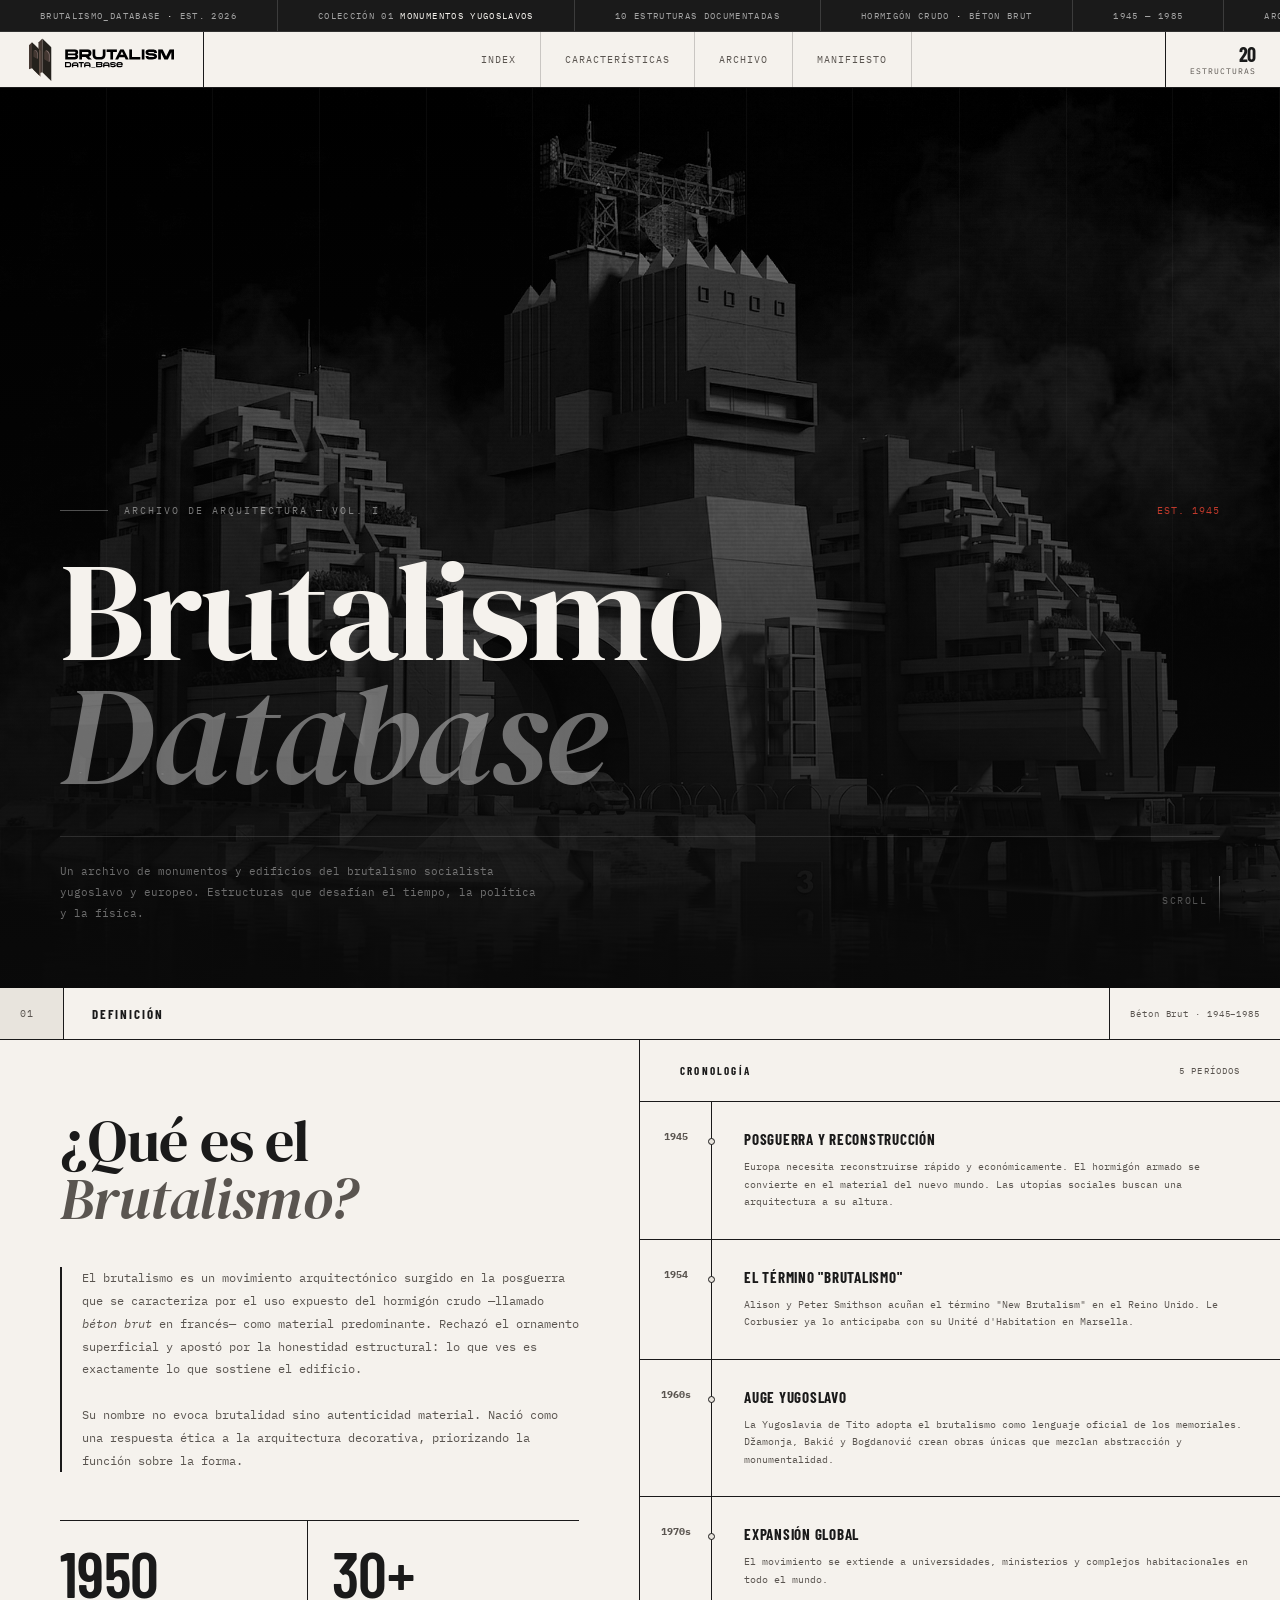
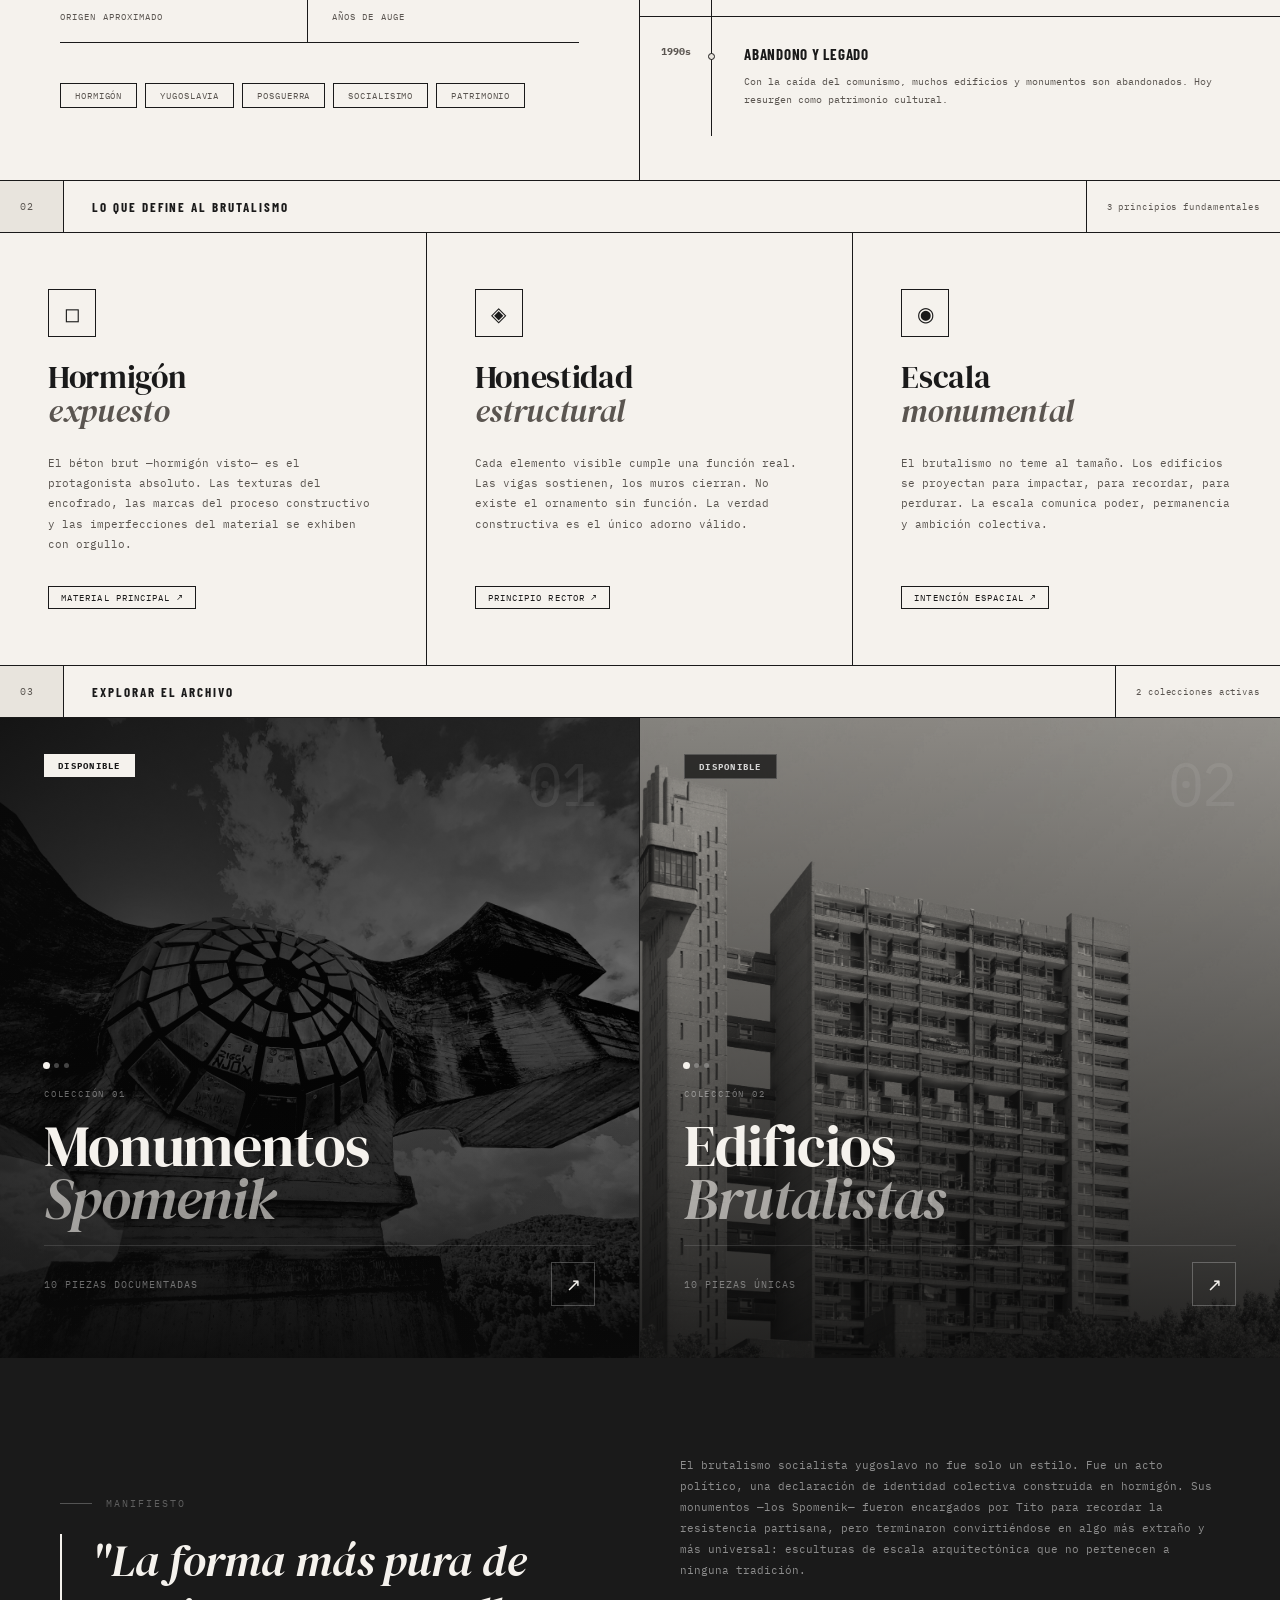
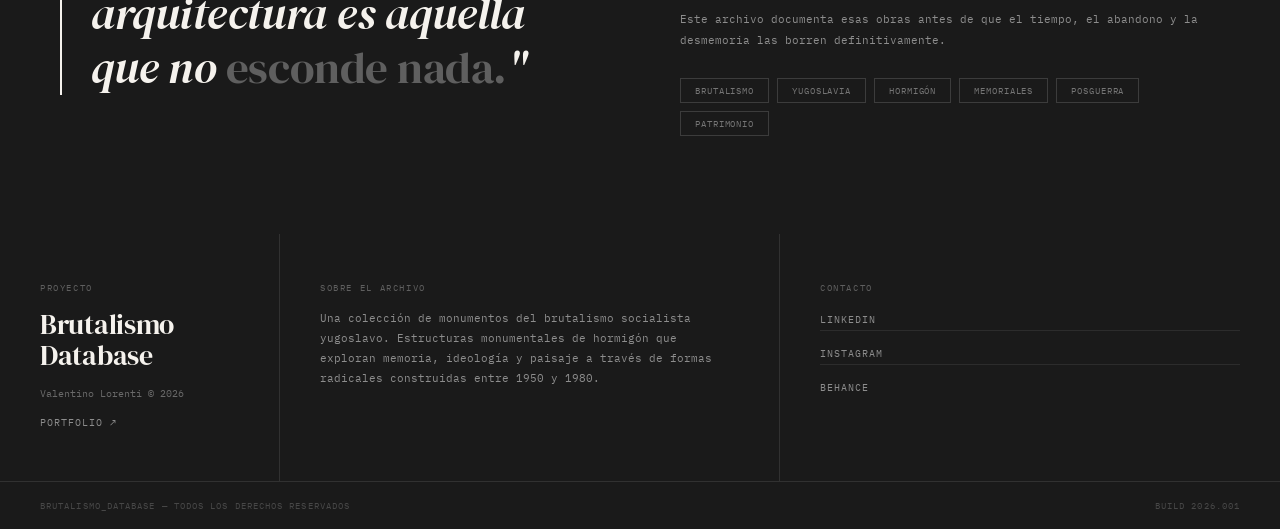
<file: index.html>
<!DOCTYPE html>
<html lang="es">
<head>
    <meta charset="UTF-8">
    <meta name="viewport" content="width=device-width, initial-scale=1.0">
 
    <!-- ── TÍTULO Y DESCRIPCIÓN ── -->
    <title>Brutalismo Database — Archivo de Arquitectura Brutalista</title>
    <meta name="description" content="Un archivo de monumentos y edificios del brutalismo yugoslavo y europeo. Estructuras de hormigón expuesto que desafían el tiempo, la política y la física. 20 obras documentadas.">
    <meta name="keywords" content="brutalismo, arquitectura brutalista, béton brut, hormigón expuesto, Yugoslavia, Spomenik, Le Corbusier, monumentos, posguerra">
    <meta name="author" content="Valentino Lorenti">
    <meta name="robots" content="index, follow">
    <meta name="theme-color" content="#1a1a1a">
 
    <!-- ── FAVICON ── -->
    <link rel="icon" type="image/png" href="/assets/images/favicon/favicon.png" sizes="any">
    <link rel="apple-touch-icon" href="/assets/images/favicon/favicon.png">
    <meta name="msapplication-TileImage" content="/assets/images/favicon/favicon.png">
    <meta name="msapplication-TileColor" content="#1a1a1a">
 
    <!-- ── CANONICAL ── -->
    <link rel="canonical" href="https://brutalismo.netlify.app/">
 
    <!-- ── OPEN GRAPH ── -->
    <meta property="og:type" content="website">
    <meta property="og:site_name" content="Brutalismo Database">
    <meta property="og:title" content="Brutalismo Database — Archivo de Arquitectura Brutalista">
    <meta property="og:description" content="Un archivo de monumentos y edificios del brutalismo yugoslavo y europeo. Hormigón expuesto, honestidad estructural, escala monumental. 20 obras documentadas.">
    <meta property="og:url" content="https://brutalismo.netlify.app/">
    <meta property="og:image" content="https://brutalismo.netlify.app/assets/og/og_index.jpg">
    <meta property="og:image:width" content="1200">
    <meta property="og:image:height" content="630">
    <meta property="og:image:alt" content="Brutalismo Database — Archivo de arquitectura brutalista">
    <meta property="og:locale" content="es_AR">
 
    <!-- ── TWITTER CARD ── -->
    <meta name="twitter:card" content="summary_large_image">
    <meta name="twitter:title" content="Brutalismo Database — Archivo de Arquitectura Brutalista">
    <meta name="twitter:description" content="Un archivo de monumentos y edificios del brutalismo yugoslavo y europeo. 20 obras documentadas.">
    <meta name="twitter:image" content="https://brutalismo.netlify.app/assets/og/og_index.jpg">
    <meta name="twitter:creator" content="@lv_designux">
 
    <!-- ── SCHEMA.ORG ── -->
    <script type="application/ld+json">
    {
      "@context": "https://schema.org",
      "@type": "WebSite",
      "name": "Brutalismo Database",
      "url": "https://brutalismo.netlify.app",
      "description": "Archivo de arquitectura brutalista yugoslava y europea. Monumentos Spomenik y edificios icónicos del siglo XX.",
      "author": {
        "@type": "Person",
        "name": "Valentino Lorenti",
        "url": "https://valentinolorenti.netlify.app/"
      },
      "inLanguage": "es"
    }
    </script>
 
    <!-- ── FUENTES ── -->
    <link rel="preconnect" href="https://fonts.googleapis.com">
    <link rel="preconnect" href="https://fonts.gstatic.com" crossorigin>
    <link href="https://fonts.googleapis.com/css2?family=DM+Serif+Display:ital@0;1&family=Barlow+Condensed:wght@300;400;600;700;900&family=IBM+Plex+Mono:wght@300;400;700&display=swap" rel="stylesheet">
    <link rel="stylesheet" href="/assets/css/style_index.css">
</head>
<body>
    
    <div class="ticker">
        <div class="ticker-inner" id="ticker-inner">
            <span class="ticker-item">BRUTALISMO_DATABASE <span>·</span> EST. 2026</span>
            <span class="ticker-item">COLECCIÓN 01 <span>MONUMENTOS YUGOSLAVOS</span></span>
            <span class="ticker-item">10 ESTRUTURAS DOCUMENTADAS</span>
            <span class="ticker-item">HORMIGÓN CRUDO <span>·</span> BÉTON BRUT</span>
            <span class="ticker-item">1945 — 1985</span>
            <span class="ticker-item">ARCHIVO DE ARQUITECTURA BRUTALISTA</span>
            <span class="ticker-item">VALENTINO LORENTI <span>·</span> 2026</span>
            <span class="ticker-item">COLECCIÓN 02 <span>EDIFICIOS BRUTALISTAS</span></span>
            <span class="ticker-item">BRUTALISMO_DATABASE <span>·</span> EST. 2026</span>
            <span class="ticker-item">COLECCIÓN 01 <span>MONUMENTOS YUGOSLAVOS</span></span>
            <span class="ticker-item">10 ESTRUTURAS DOCUMENTADAS</span>
            <span class="ticker-item">HORMIGÓN CRUDO <span>·</span> BÉTON BRUT</span>
            <span class="ticker-item">1945 — 1985</span>
            <span class="ticker-item">ARCHIVO DE ARQUITECTURA BRUTALISTA</span>
            <span class="ticker-item">VALENTINO LORENTI <span>·</span> 2026</span>
            <span class="ticker-item">COLECCIÓN 02 <span>EDIFICIOS BRUTALISTAS</span></span>
        </div>
    </div>

    <nav class="navbar" id="navbar">
        <div class="nav-inner">
            <div class="nav-logo-block">
                <a href="/" class="nav-logo-link">
                    <img src="/assets/svg/logo/logo_blanco.svg" alt="Brutalismo Database" class="nav-logo-img">
                </a>
            </div>
            <div class="nav-center">
                <a href="/" class="nav-center-item">Index</a>
                <a href="#features" class="nav-center-item">Características</a>
                <a href="#archive" class="nav-center-item">Archivo</a>
                <a href="#manifesto" class="nav-center-item">Manifiesto</a>
            </div>
            <div class="nav-right">
                <div class="nav-counter">
                    <span class="nav-counter-num">20</span>
                    <span class="nav-counter-label">estructuras</span>
                </div>
                <button class="nav-hamburger" id="nav-hamburger" aria-label="Abrir menú">
                    <span class="hamburger-line"></span>
                    <span class="hamburger-line"></span>
                    <span class="hamburger-line"></span>
                </button>
            </div>
        </div>
    </nav>

    <div class="mobile-menu" id="mobile-menu">
        <div class="mobile-menu-inner">
            <div class="mobile-menu-header">
                <img src="/assets/svg/logo/logo_negro.svg" alt="Brutalismo Database" class="mobile-menu-logo">
                <button class="mobile-menu-close" id="mobile-menu-close" aria-label="Cerrar menú">✕</button>
            </div>
            <nav class="mobile-nav">
                <a href="/" class="mobile-nav-item">
                    <span class="mobile-nav-num">01</span>
                    <span class="mobile-nav-text">Index</span>
                    <span class="mobile-nav-arrow">↗</span>
                </a>
                <a href="#features" class="mobile-nav-item">
                    <span class="mobile-nav-num">02</span>
                    <span class="mobile-nav-text">Características</span>
                    <span class="mobile-nav-arrow">↗</span>
                </a>
                <a href="#archive" class="mobile-nav-item">
                    <span class="mobile-nav-num">03</span>
                    <span class="mobile-nav-text">Archivo</span>
                    <span class="mobile-nav-arrow">↗</span>
                </a>
                <a href="#manifesto" class="mobile-nav-item">
                    <span class="mobile-nav-num">04</span>
                    <span class="mobile-nav-text">Manifiesto</span>
                    <span class="mobile-nav-arrow">↗</span>
                </a>
            </nav>
            <div class="mobile-menu-footer">
                <span class="mobile-menu-footer-text">Brutalismo_Database — EST. 2026</span>
                <span class="mobile-menu-footer-text">Valentino Lorenti</span>
            </div>
        </div>
    </div>

    <section class="hero" id="hero">
        <div class="hero-img-container">
            <img src="/assets/images/banners/index/banner_index_3.png" alt="Monumento brutalista" class="hero-img" fetchpriority="high">
        </div>
        <div class="hero-scanlines"></div>
        <div class="hero-grid-overlay">
            <div class="hero-grid-col"></div>
            <div class="hero-grid-col"></div>
            <div class="hero-grid-col"></div>
            <div class="hero-grid-col"></div>
            <div class="hero-grid-col"></div>
            <div class="hero-grid-col"></div>
            <div class="hero-grid-col"></div>
            <div class="hero-grid-col"></div>
            <div class="hero-grid-col"></div>
            <div class="hero-grid-col"></div>
            <div class="hero-grid-col"></div>
            <div class="hero-grid-col"></div>
        </div>
        <div class="hero-content">
            <div class="hero-tag">
                <div class="hero-tag-line"></div>
                <span class="hero-tag-text">Archivo de Arquitectura — Vol. I</span>
                <span class="hero-tag-year">EST. 1945</span>
            </div>
            <h1 class="hero-title">
                Brutalismo<br><em>Database</em>
            </h1>
            <div class="hero-bottom-bar">
                <div class="hero-desc">
                    <p>Un archivo de monumentos y edificios del brutalismo socialista yugoslavo y europeo. Estructuras que desafían el tiempo, la política y la física.</p>
                </div>
                <div class="hero-meta">
                    <div class="hero-scroll-label">
                        Scroll
                        <div class="hero-scroll-line"></div>
                    </div>
                </div>
            </div>
        </div>
    </section>

    <section class="definition reveal" id="index">
        <div class="section-header" style="grid-column: 1/-1;">
            <div class="section-header-num">01</div>
            <div class="section-header-title">Definición</div>
            <div class="section-header-meta">Béton Brut · 1945–1985</div>
        </div>

        <div class="definition-left">
            <div>
                <h2 class="def-heading">¿Qué es el<br><em>Brutalismo?</em></h2>
            </div>
            <p class="def-body">
                El brutalismo es un movimiento arquitectónico surgido en la posguerra que se caracteriza por el uso expuesto del hormigón crudo —llamado <em>béton brut</em> en francés— como material predominante. Rechazó el ornamento superficial y apostó por la honestidad estructural: lo que ves es exactamente lo que sostiene el edificio.
                <br><br>
                Su nombre no evoca brutalidad sino autenticidad material. Nació como una respuesta ética a la arquitectura decorativa, priorizando la función sobre la forma.
            </p>
            <div class="def-stats">
                <div class="def-stat">
                    <span class="def-stat-num">1950</span>
                    <span class="def-stat-label">Origen aproximado</span>
                </div>
                <div class="def-stat">
                    <span class="def-stat-num">30+</span>
                    <span class="def-stat-label">Años de auge</span>
                </div>
            </div>
            <div class="def-tag-line">
                <span class="def-tag">Hormigón</span>
                <span class="def-tag">Yugoslavia</span>
                <span class="def-tag">Posguerra</span>
                <span class="def-tag">Socialisimo</span>
                <span class="def-tag">Patrimonio</span>
            </div>
        </div>

        <div class="definition-right">
            <div class="timeline-header">
                <span class="timeline-header-title">Cronología</span>
                <span class="timeline-header-count mono">5 períodos</span>
            </div>
            <div class="timeline-list">
                <div class="timeline-entry reveal">
                    <div class="timeline-year-col"><span class="timeline-year">1945</span></div>
                    <div class="timeline-content-col">
                        <h3>Posguerra y reconstrucción</h3>
                        <p>Europa necesita reconstruirse rápido y económicamente. El hormigón armado se convierte en el material del nuevo mundo. Las utopías sociales buscan una arquitectura a su altura.</p>
                    </div>
                </div>
                <div class="timeline-entry reveal">
                    <div class="timeline-year-col"><span class="timeline-year">1954</span></div>
                    <div class="timeline-content-col">
                        <h3>El término "Brutalismo"</h3>
                        <p>Alison y Peter Smithson acuñan el término "New Brutalism" en el Reino Unido. Le Corbusier ya lo anticipaba con su Unité d'Habitation en Marsella.</p>
                    </div>
                </div>
                <div class="timeline-entry reveal">
                    <div class="timeline-year-col"><span class="timeline-year">1960s</span></div>
                    <div class="timeline-content-col">
                        <h3>Auge yugoslavo</h3>
                        <p>La Yugoslavia de Tito adopta el brutalismo como lenguaje oficial de los memoriales. Džamonja, Bakić y Bogdanović crean obras únicas que mezclan abstracción y monumentalidad.</p>
                    </div>
                </div>
                <div class="timeline-entry reveal">
                    <div class="timeline-year-col"><span class="timeline-year">1970s</span></div>
                    <div class="timeline-content-col">
                        <h3>Expansión global</h3>
                        <p>El movimiento se extiende a universidades, ministerios y complejos habitacionales en todo el mundo.</p>
                    </div>
                </div>
                <div class="timeline-entry reveal">
                    <div class="timeline-year-col"><span class="timeline-year">1990s</span></div>
                    <div class="timeline-content-col">
                        <h3>Abandono y legado</h3>
                        <p>Con la caída del comunismo, muchos edificios y monumentos son abandonados. Hoy resurgen como patrimonio cultural.</p>
                    </div>
                </div>
            </div>
        </div>
    </section>

    <section class="features-section reveal" id="features">
        <div class="section-header">
            <div class="section-header-num">02</div>
            <div class="section-header-title">Lo que define al brutalismo</div>
            <div class="section-header-meta">3 principios fundamentales</div>
        </div>
        
        <div class="features-grid">
            <div class="feature-card reveal">
                <div class="feature-icon">◻</div>
                <a href="/pages/hormigon.html" style="color: inherit; text-decoration: none;">  
                <h3>Hormigón<br><em>expuesto</em></h3> </a>
                <p>El béton brut —hormigón visto— es el protagonista absoluto. Las texturas del encofrado, las marcas del proceso constructivo y las imperfecciones del material se exhiben con orgullo.</p>
                <a href="/pages/hormigon.html" style="color: inherit; text-decoration: none;">     
                <span class="feature-badge">Material principal ↗</span> </a>
            </div>
          
            <div class="feature-card reveal">
                <div class="feature-icon">◈</div>
                <a href="/pages/honestidad.html" style="color: inherit; text-decoration: none;">  
                <h3>Honestidad<br><em>estructural</em></h3> </a>
                <p>Cada elemento visible cumple una función real. Las vigas sostienen, los muros cierran. No existe el ornamento sin función. La verdad constructiva es el único adorno válido.</p>
                <a href="/pages/honestidad.html" style="color: inherit; text-decoration: none;">                
                <span class="feature-badge">Principio rector ↗</span> </a>
            </div>
            
            <div class="feature-card reveal">
                <div class="feature-icon">◉</div>
                <a href="/pages/escala.html" style="color: inherit; text-decoration: none;">  
                <h3>Escala<br><em>monumental</em></h3> </a>
                <p>El brutalismo no teme al tamaño. Los edificios se proyectan para impactar, para recordar, para perdurar. La escala comunica poder, permanencia y ambición colectiva.</p>
                <a href="/pages/escala.html" style="color: inherit; text-decoration: none;"> 
                <span class="feature-badge">Intención espacial ↗</span> </a>
            </div>
        </div>
    </section>

    <section class="archive-section" id="archive">
        <div class="section-header">
            <div class="section-header-num">03</div>
            <div class="section-header-title">Explorar el archivo</div>
            <div class="section-header-meta">2 colecciones activas</div>
        </div>

        <div class="archive-grid">
            <a href="/pages/monumentos.html" class="archive-card card-monuments" id="card-monuments">
                <div class="card-bg-imgs">
                    <img src="/assets/images/monuments/1.jpg" alt="" class="card-img active" data-card="monuments" data-index="0">
                    <img src="/assets/images/monuments/6.jpg" alt="" class="card-img" data-card="monuments" data-index="1">
                    <img src="/assets/images/monuments/3.jpg" alt="" class="card-img" data-card="monuments" data-index="2">
                </div>
                <div class="card-overlay"></div>
                <div class="card-content">
                    <div class="card-top">
                        <span class="card-badge">Disponible</span>
                        <span class="card-index">01</span>
                    </div>
                    <div class="card-bottom">
                        <div class="card-dots" id="dots-monuments">
                            <div class="card-dot active"></div>
                            <div class="card-dot"></div>
                            <div class="card-dot"></div>
                        </div>
                        <span class="card-collection-label">Colección 01</span>
                        <h3 class="card-title">Monumentos<br><em>Spomenik</em></h3>
                        <div class="card-footer">
                            <span class="card-count mono">10 piezas documentadas</span>
                            <div class="card-arrow">↗</div>
                        </div>
                    </div>
                </div>
            </a>

            <a href="/pages/torres.html" class="archive-card card-buildings" id="card-buildings">
                <div class="card-bg-imgs">
                    <img src="/assets/images/torres/1.jpg" alt="" class="card-img active" data-card="buildings" data-index="0">
                    <img src="/assets/images/torres/3.jpg" alt="" class="card-img" data-card="buildings" data-index="1">
                    <img src="/assets/images/torres/4.jpg" alt="" class="card-img" data-card="buildings" data-index="2">
                </div>
                <div class="card-overlay"></div>
                <div class="card-content">
                    <div class="card-top">
                        <span class="card-badge" style="background: rgba(10,10,10,0.7); color: rgba(255,255,255,0.8); border: 1px solid rgba(255,255,255,0.2);">Disponible</span>
                        <span class="card-index">02</span>
                    </div>
                    <div class="card-bottom">
                        <div class="card-dots" id="dots-buildings">
                            <div class="card-dot active"></div>
                            <div class="card-dot"></div>
                            <div class="card-dot"></div>
                        </div>
                        <span class="card-collection-label">Colección 02</span>
                        <h3 class="card-title">Edificios<br><em>Brutalistas</em></h3>
                        <div class="card-footer">
                            <span class="card-count mono">10 piezas únicas</span>
                            <div class="card-arrow">↗</div>
                        </div>
                    </div>
                </div>
            </a>
        </div>
    </section>

    <section class="manifesto reveal" id="manifesto">
        <div class="manifesto-left">
            <div class="manifesto-left-label">Manifiesto</div>
            <blockquote class="manifesto-quote">
                "La forma más pura de arquitectura es aquella que no <em>esconde nada.</em>"
            </blockquote>
        </div>
        <div class="manifesto-right">
            <p class="manifesto-text">
                El brutalismo socialista yugoslavo no fue solo un estilo. Fue un acto político, una declaración de identidad colectiva construida en hormigón. Sus monumentos —los Spomenik— fueron encargados por Tito para recordar la resistencia partisana, pero terminaron convirtiéndose en algo más extraño y más universal: esculturas de escala arquitectónica que no pertenecen a ninguna tradición.
            </p>
            <p class="manifesto-text">
                Este archivo documenta esas obras antes de que el tiempo, el abandono y la desmemoria las borren definitivamente.
            </p>
            <div class="manifesto-tags">
                <span class="manifesto-tag">Brutalismo</span>
                <span class="manifesto-tag">Yugoslavia</span>
                <span class="manifesto-tag">Hormigón</span>
                <span class="manifesto-tag">Memoriales</span>
                <span class="manifesto-tag">Posguerra</span>
                <span class="manifesto-tag">Patrimonio</span>
            </div>
        </div>
    </section>

    <footer class="site-footer">
        <div class="footer-top">
            <div class="footer-col">
                <span class="footer-label">Proyecto</span>
                <p class="footer-project-name">Brutalismo<br>Database</p>
                <p class="footer-project-sub">Valentino Lorenti © 2026</p>
                <a href="https://valentinolorenti.netlify.app/" class="footer-link" target="_blank">Portfolio ↗</a>
            </div>
            <div class="footer-col">
                <span class="footer-label">Sobre el archivo</span>
                <p class="footer-body">Una colección de monumentos del brutalismo socialista yugoslavo. Estructuras monumentales de hormigón que exploran memoria, ideología y paisaje a través de formas radicales construidas entre 1950 y 1980.</p>
            </div>
            <div class="footer-col">
                <span class="footer-label">Contacto</span>
                <a href="https://www.linkedin.com/in/valentino-lorenti-ux/" class="footer-link" target="_blank">LinkedIn</a>
                <a href="https://www.instagram.com/lv_designux" class="footer-link" target="_blank">Instagram</a>
                <a href="https://www.behance.net/LV_DesignUX" class="footer-link" target="_blank">Behance</a>
            </div>
        </div>
        <div class="footer-bottom">
            <span>BRUTALISMO_DATABASE — TODOS LOS DERECHOS RESERVADOS</span>
            <span>BUILD 2026.001</span>
        </div>
    </footer>
<script src="/assets/js/script_index.js"></script>
</body>
</html>
</file>
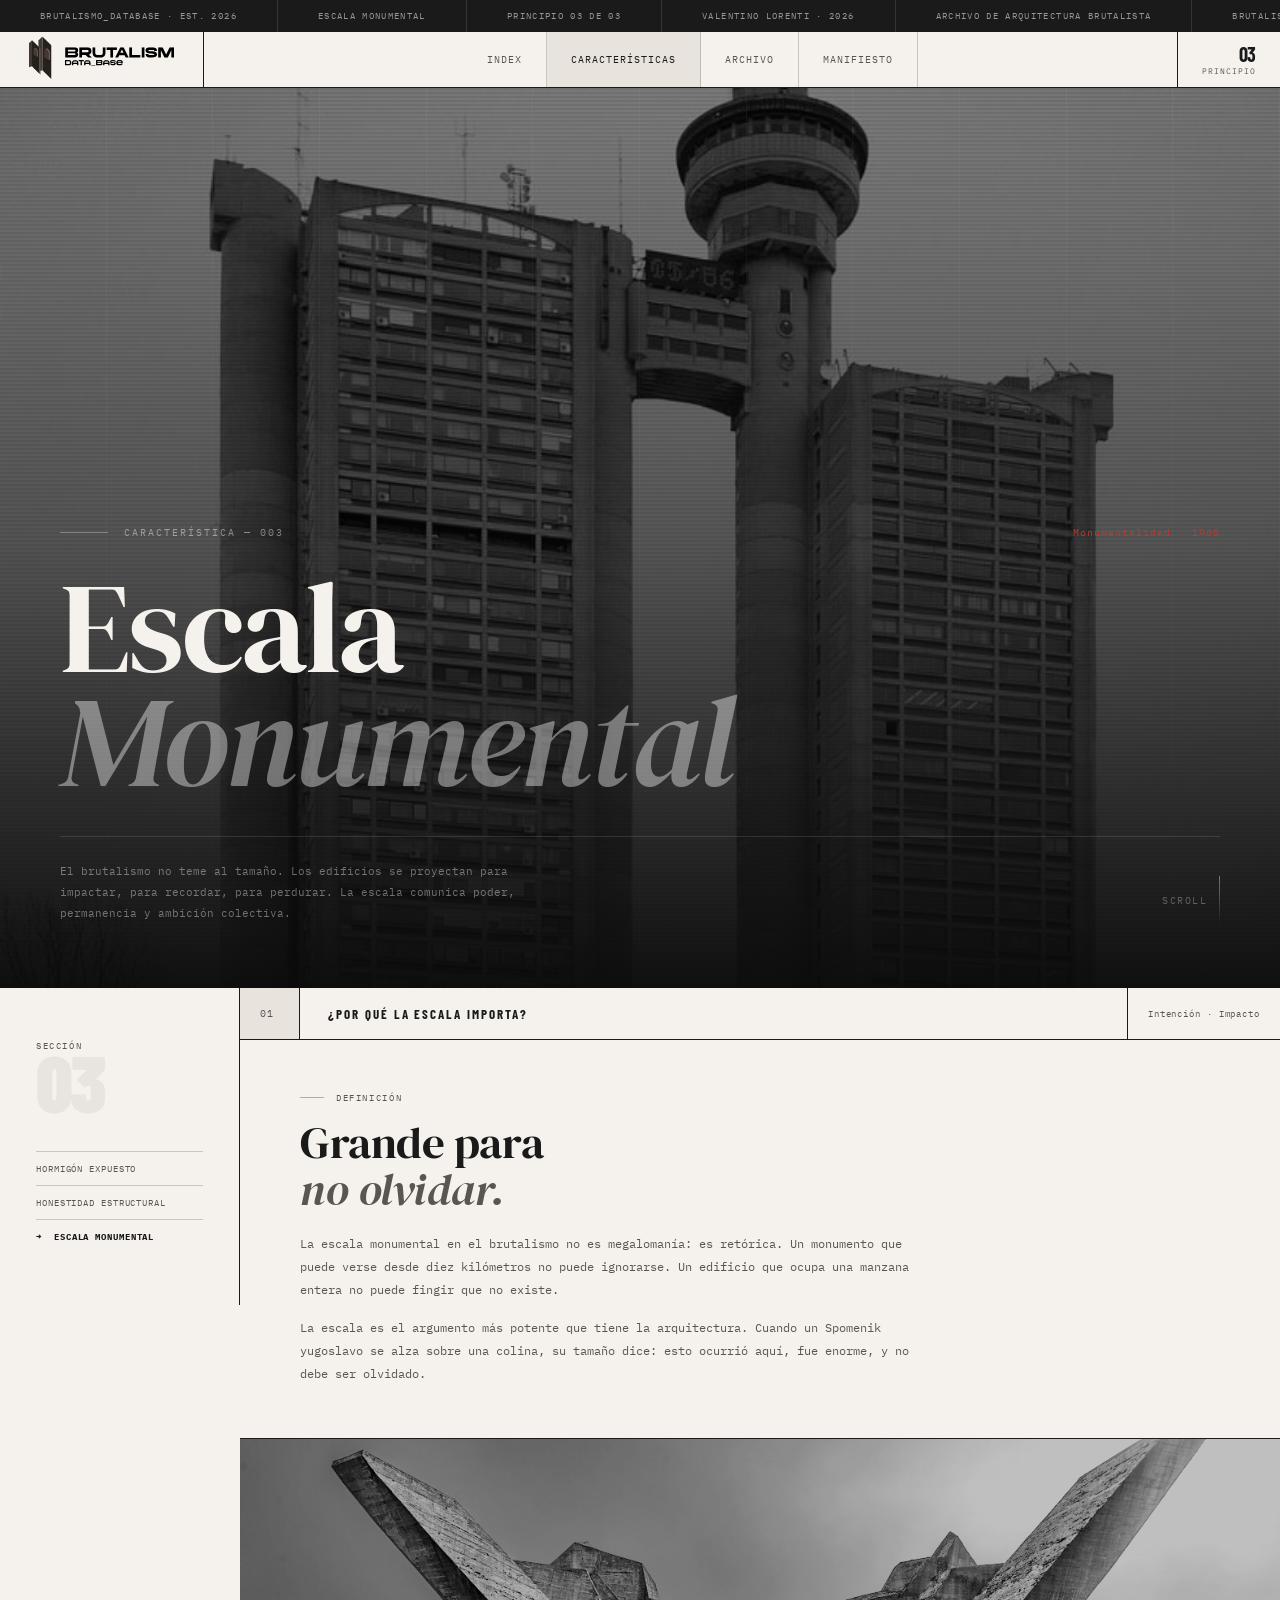
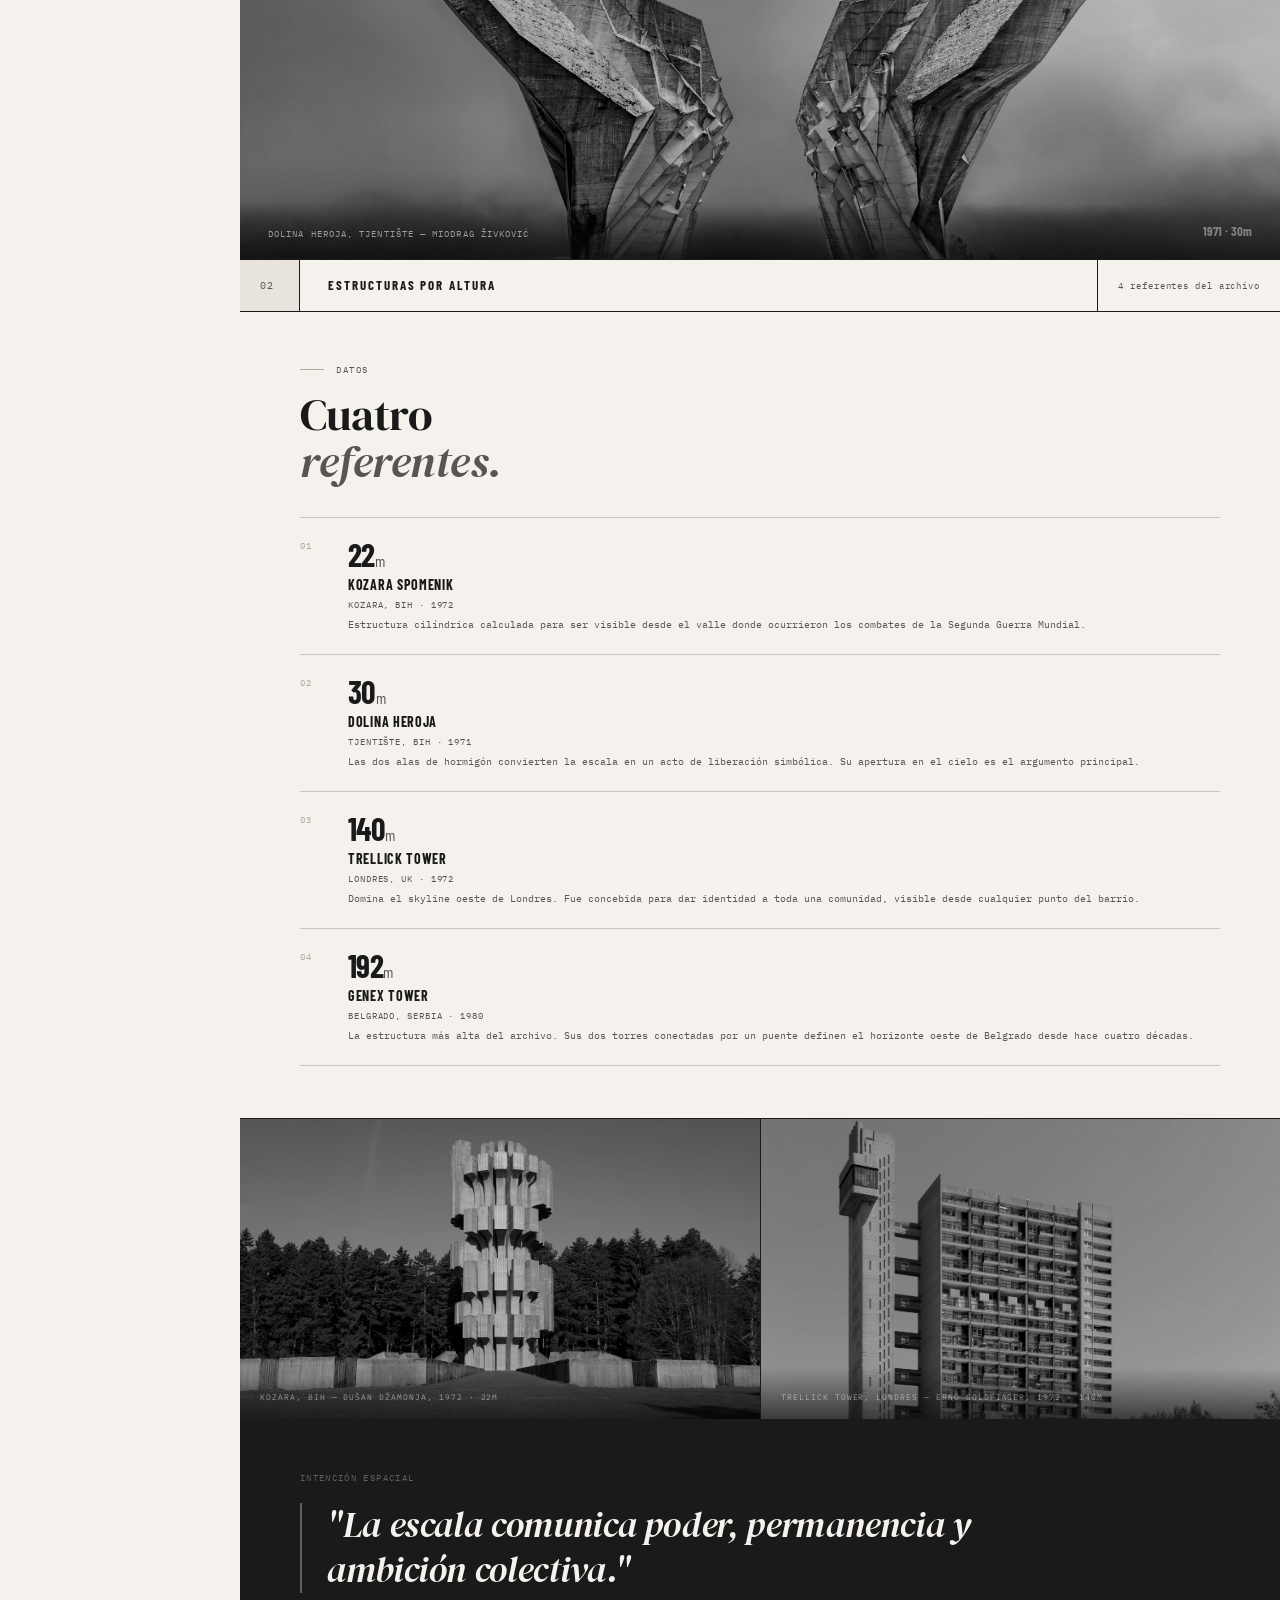
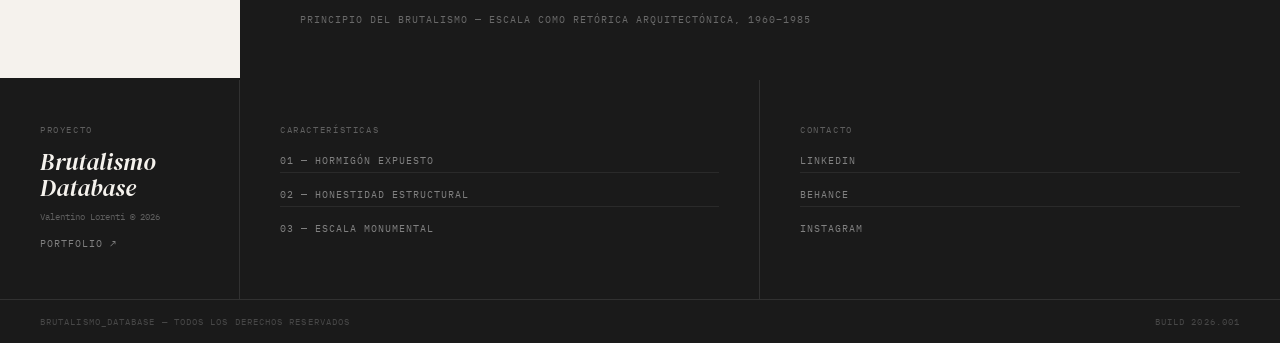
<file: pages/escala.html>
<!DOCTYPE html>
<html lang="es">
<head>
    <meta charset="UTF-8">
    <meta name="viewport" content="width=device-width, initial-scale=1.0">
 
    <!-- ── TÍTULO Y DESCRIPCIÓN ── -->
    <title>Escala Monumental — Brutalismo y Poder | Brutalismo Database</title>
    <meta name="description" content="El brutalismo no teme al tamaño. La escala monumental comunica poder, permanencia y ambición colectiva. Genex Tower (192m), Trellick Tower (140m), Dolina Heroja (30m) y más.">
    <meta name="keywords" content="escala monumental, brutalismo, Genex Tower, Trellick Tower, Dolina Heroja, Kozara, arquitectura monumental, hormigón, Yugoslavia">
    <meta name="author" content="Valentino Lorenti">
    <meta name="robots" content="index, follow">
    <meta name="theme-color" content="#1a1a1a">
 
    <!-- ── FAVICON ── -->
    <link rel="icon" type="image/png" href="/assets/images/favicon/favicon.png" sizes="any">
    <link rel="apple-touch-icon" href="/assets/images/favicon/favicon.png">
    <meta name="msapplication-TileImage" content="/assets/images/favicon/favicon.png">
    <meta name="msapplication-TileColor" content="#1a1a1a">
 
    <!-- ── CANONICAL ── -->
    <link rel="canonical" href="https://brutalismo.netlify.app/pages/escala.html">
 
    <!-- ── OPEN GRAPH ── -->
    <meta property="og:type" content="article">
    <meta property="og:site_name" content="Brutalismo Database">
    <meta property="og:title" content="Escala Monumental — Brutalismo y Poder | Brutalismo Database">
    <meta property="og:description" content="La escala es el argumento más potente de la arquitectura. Cuando un Spomenik se alza sobre una colina, su tamaño dice: esto ocurrió aquí, fue enorme, y no debe ser olvidado.">
    <meta property="og:url" content="https://brutalismo.netlify.app/pages/escala.html">
    <meta property="og:image" content="https://brutalismo.netlify.app/assets/og/og_escala.jpg">
    <meta property="og:image:width" content="1200">
    <meta property="og:image:height" content="630">
    <meta property="og:image:alt" content="Escala monumental — Genex Tower — Brutalismo Database">
    <meta property="og:locale" content="es_AR">
 
    <!-- ── TWITTER CARD ── -->
    <meta name="twitter:card" content="summary_large_image">
    <meta name="twitter:title" content="Escala Monumental — Brutalismo y Poder | Brutalismo Database">
    <meta name="twitter:description" content="La escala comunica poder, permanencia y ambición colectiva. Genex Tower (192m), Trellick Tower (140m) y más.">
    <meta name="twitter:image" content="https://brutalismo.netlify.app/assets/og/og_escala.jpg">
    <meta name="twitter:creator" content="@lv_designux">
 
    <!-- ── SCHEMA.ORG ── -->
    <script type="application/ld+json">
    {
      "@context": "https://schema.org",
      "@type": "Article",
      "headline": "Escala Monumental — Brutalismo y Poder",
      "description": "La escala monumental en el brutalismo no es megalomanía: es retórica. Un monumento que puede verse desde diez kilómetros no puede ignorarse.",
      "url": "https://brutalismo.netlify.app/pages/escala.html",
      "author": {
        "@type": "Person",
        "name": "Valentino Lorenti",
        "url": "https://valentinolorenti.netlify.app/"
      },
      "publisher": {
        "@type": "Organization",
        "name": "Brutalismo Database",
        "url": "https://brutalismo.netlify.app"
      },
      "about": {
        "@type": "Thing",
        "name": "Monumentalidad arquitectónica"
      },
      "mentions": [
        { "@type": "Place", "name": "Genex Tower", "address": "Belgrado, Serbia" },
        { "@type": "Place", "name": "Trellick Tower", "address": "Londres, Reino Unido" },
        { "@type": "Place", "name": "Dolina Heroja", "address": "Tjentište, Bosnia y Herzegovina" },
        { "@type": "Place", "name": "Kozara Spomenik", "address": "Kozara, Bosnia y Herzegovina" }
      ],
      "inLanguage": "es",
      "datePublished": "2026-01-01"
    }
    </script>
 
    <!-- ── FUENTES ── -->
    <link rel="preconnect" href="https://fonts.googleapis.com">
    <link rel="preconnect" href="https://fonts.gstatic.com" crossorigin>
    <link href="https://fonts.googleapis.com/css2?family=DM+Serif+Display:ital@0;1&family=Barlow+Condensed:wght@300;400;600;700;900&family=IBM+Plex+Mono:wght@300;400;700&display=swap" rel="stylesheet">
    <link rel="stylesheet" href="/assets/css/fundamentos/style_escala.css">
</head>
<body>

<div class="ticker">
    <div class="ticker-inner">
        <span class="ticker-item">BRUTALISMO_DATABASE · EST. 2026</span>
        <span class="ticker-item">ESCALA MONUMENTAL</span>
        <span class="ticker-item">PRINCIPIO 03 DE 03</span>
        <span class="ticker-item">VALENTINO LORENTI · 2026</span>
        <span class="ticker-item">ARCHIVO DE ARQUITECTURA BRUTALISTA</span>
        <span class="ticker-item">BRUTALISMO_DATABASE · EST. 2026</span>
        <span class="ticker-item">ESCALA MONUMENTAL</span>
        <span class="ticker-item">PRINCIPIO 03 DE 03</span>
        <span class="ticker-item">VALENTINO LORENTI · 2026</span>
        <span class="ticker-item">ARCHIVO DE ARQUITECTURA BRUTALISTA</span>
    </div>
</div>

<nav class="navbar" id="navbar">
    <div class="nav-inner">
        <div class="nav-logo-block"><a href="/index.html"><img src="/assets/svg/logo/logo_blanco.svg" alt="Brutalismo Database" class="nav-logo-img"></a></div>
        <div class="nav-center">
            <a href="/index.html" class="nav-link">Index</a>
            <a href="/index.html#features" class="nav-link active">Características</a>
            <a href="/index.html#archive" class="nav-link">Archivo</a>
            <a href="/index.html#manifesto" class="nav-link">Manifiesto</a>
        </div>
        <div class="nav-right"><span class="nav-num">03</span><span class="nav-num-label">principio</span></div>
        <button class="nav-hamburger" id="hamburger"><span class="h-line"></span><span class="h-line"></span><span class="h-line"></span></button>
    </div>
</nav>

<div class="mob-menu" id="mob-menu">
    <div class="mob-header"><img src="/assets/svg/logo/logo_blanco.svg" class="mob-logo" alt=""><button class="mob-close" id="mob-close">✕</button></div>
    <nav class="mob-nav">
        <a href="/index.html" class="mob-link"><span class="mob-n">01</span><span class="mob-t">Index</span><span class="mob-a">↗</span></a>
        <a href="/pages/monumentos.html" class="mob-link"><span class="mob-n">02</span><span class="mob-t">Monumentos</span><span class="mob-a">↗</span></a>
        <a href="/pages/torres.html" class="mob-link"><span class="mob-n">03</span><span class="mob-t">Edificios</span><span class="mob-a">↗</span></a>
        <a href="/index.html#manifesto" class="mob-link"><span class="mob-n">04</span><span class="mob-t">Manifiesto</span><span class="mob-a">↗</span></a>
    </nav>
    <div class="mob-footer"><span>Brutalismo_Database — EST. 2026</span><span>Valentino Lorenti</span></div>
</div>

<!-- HERO — Genex Tower, la más alta del archivo: 192m -->
<section class="hero">
    <img src="/assets/images/torres/3.jpg" alt="Genex Tower — Mihajlo Mitrović, 1980" class="hero-img">
    <div class="hero-scan"></div>
    <div class="hero-grid"><div class="hero-grid-col"></div><div class="hero-grid-col"></div><div class="hero-grid-col"></div><div class="hero-grid-col"></div><div class="hero-grid-col"></div><div class="hero-grid-col"></div><div class="hero-grid-col"></div><div class="hero-grid-col"></div><div class="hero-grid-col"></div><div class="hero-grid-col"></div><div class="hero-grid-col"></div><div class="hero-grid-col"></div></div>
    <div class="hero-content">
        <div class="hero-tag">
            <div class="hero-tag-line"></div>
            <span class="hero-tag-text">Característica — 003</span>
            <span class="hero-tag-right">Monumentalidad · 1960</span>
        </div>
        <h1 class="hero-title">Escala<br><em>Monumental</em></h1>
        <div class="hero-bar">
            <div class="hero-desc"><p>El brutalismo no teme al tamaño. Los edificios se proyectan para impactar, para recordar, para perdurar. La escala comunica poder, permanencia y ambición colectiva.</p></div>
            <div class="hero-scroll">Scroll <div class="hero-scroll-line"></div></div>
        </div>
    </div>
</section>

<div class="main-wrap">
    <aside class="sidebar">
        <div><div class="sb-label">Sección</div><div class="sb-num">03</div></div>
        <nav class="sb-nav">
            <a href="/pages/hormigon.html" class="sb-nav-item">Hormigón Expuesto</a>
            <a href="/pages/honestidad.html" class="sb-nav-item">Honestidad Estructural</a>
            <a href="/pages/escala.html" class="sb-nav-item active">Escala Monumental</a>
        </nav>
    </aside>

    <div class="content">
        <div class="sec-head">
            <div class="sec-head-num">01</div>
            <div class="sec-head-title">¿Por qué la escala importa?</div>
            <div class="sec-head-meta">Intención · Impacto</div>
        </div>

        <div class="text-block">
            <div class="block-eyebrow">Definición</div>
            <h2 class="block-title">Grande para<br><em>no olvidar.</em></h2>
            <p class="block-body">La escala monumental en el brutalismo no es megalomanía: es retórica. Un monumento que puede verse desde diez kilómetros no puede ignorarse. Un edificio que ocupa una manzana entera no puede fingir que no existe.</p>
            <p class="block-body">La escala es el argumento más potente que tiene la arquitectura. Cuando un Spomenik yugoslavo se alza sobre una colina, su tamaño dice: esto ocurrió aquí, fue enorme, y no debe ser olvidado.</p>
        </div>

        <!-- IMAGEN 1: Dolina Heroja — alas monumentales que se abren al cielo -->
        <div class="img-full">
            <img src="/assets/images/monuments/4.jpg" alt="Dolina Heroja — Tjentište, 1971">
            <div class="img-caption">
                <span class="img-caption-text">Dolina Heroja, Tjentište — Miodrag Živković</span>
                <span class="img-caption-year">1971 · 30m</span>
            </div>
        </div>

        <div class="sec-head">
            <div class="sec-head-num">02</div>
            <div class="sec-head-title">Estructuras por altura</div>
            <div class="sec-head-meta">4 referentes del archivo</div>
        </div>

        <div class="text-block">
            <div class="block-eyebrow">Datos</div>
            <h2 class="block-title">Cuatro<br><em>referentes.</em></h2>
            <div class="item-list">
                <div class="item-row"><span class="item-n">01</span><div><div class="item-altura">22<span>m</span></div><div class="item-title">Kozara Spomenik</div><div class="item-meta">Kozara, BiH · 1972</div><div class="item-desc">Estructura cilíndrica calculada para ser visible desde el valle donde ocurrieron los combates de la Segunda Guerra Mundial.</div></div></div>
                <div class="item-row"><span class="item-n">02</span><div><div class="item-altura">30<span>m</span></div><div class="item-title">Dolina Heroja</div><div class="item-meta">Tjentište, BiH · 1971</div><div class="item-desc">Las dos alas de hormigón convierten la escala en un acto de liberación simbólica. Su apertura en el cielo es el argumento principal.</div></div></div>
                <div class="item-row"><span class="item-n">03</span><div><div class="item-altura">140<span>m</span></div><div class="item-title">Trellick Tower</div><div class="item-meta">Londres, UK · 1972</div><div class="item-desc">Domina el skyline oeste de Londres. Fue concebida para dar identidad a toda una comunidad, visible desde cualquier punto del barrio.</div></div></div>
                <div class="item-row"><span class="item-n">04</span><div><div class="item-altura">192<span>m</span></div><div class="item-title">Genex Tower</div><div class="item-meta">Belgrado, Serbia · 1980</div><div class="item-desc">La estructura más alta del archivo. Sus dos torres conectadas por un puente definen el horizonte oeste de Belgrado desde hace cuatro décadas.</div></div></div>
            </div>
        </div>

        <!-- IMAGEN PAR: Kozara (monumento a escala media) + Trellick (escala urbana) -->
        <div class="img-pair">
            <div class="img-pair-item">
                <img src="/assets/images/monuments/5.jpg" alt="Kozara — 22m">
                <div class="img-pair-cap"><span>Kozara, BiH — Dušan Džamonja, 1972 · 22m</span></div>
            </div>
            <div class="img-pair-item">
                <img src="/assets/images/torres/1.jpg" alt="Trellick Tower — 140m">
                <div class="img-pair-cap"><span>Trellick Tower, Londres — Ernő Goldfinger, 1972 · 140m</span></div>
            </div>
        </div>

        <div class="cita-block">
            <div class="cita-label">Intención espacial</div>
            <p class="cita-text">"La escala comunica poder, permanencia y ambición colectiva."</p>
            <div class="cita-author">Principio del brutalismo — Escala como retórica arquitectónica, 1960–1985</div>
        </div>
    </div>
</div>

<footer class="footer">
    <div class="footer-grid">
        <div class="footer-col"><span class="f-label">Proyecto</span><p class="f-title">Brutalismo<br>Database</p><p class="f-sub">Valentino Lorenti © 2026</p><a href="https://valentinolorenti.netlify.app/" class="f-link" target="_blank">Portfolio ↗</a></div>
        <div class="footer-col"><span class="f-label">Características</span><a href="/pages/hormigon.html" class="f-link">01 — Hormigón Expuesto</a><a href="/pages/honestidad.html" class="f-link">02 — Honestidad Estructural</a><a href="/pages/escala.html" class="f-link">03 — Escala Monumental</a></div>
        <div class="footer-col"><span class="f-label">Contacto</span><a href="https://www.linkedin.com/in/valentino-lorenti-ux/" class="f-link" target="_blank">LinkedIn</a><a href="https://www.behance.net/LV_DesignUX" class="f-link" target="_blank">Behance</a><a href="https://www.instagram.com/lv_designux" class="f-link" target="_blank">Instagram</a></div>
    </div>
    <div class="footer-bottom"><span>BRUTALISMO_DATABASE — TODOS LOS DERECHOS RESERVADOS</span><span>BUILD 2026.001</span></div>
</footer>

<script>
let lastY=0;const navbar=document.getElementById('navbar');
window.addEventListener('scroll',()=>{const y=window.scrollY;navbar.classList.toggle('hidden',y>lastY&&y>120);lastY=y},{passive:true});
const hamburger=document.getElementById('hamburger'),mobMenu=document.getElementById('mob-menu'),mobClose=document.getElementById('mob-close');
function open(){mobMenu.classList.add('open');hamburger.classList.add('open');document.body.style.overflow='hidden'}
function close(){mobMenu.classList.remove('open');hamburger.classList.remove('open');document.body.style.overflow=''}
hamburger.addEventListener('click',open);mobClose.addEventListener('click',close);
document.querySelectorAll('.mob-link').forEach(l=>l.addEventListener('click',close));
document.addEventListener('keydown',e=>{if(e.key==='Escape')close()});
</script>
</body>
</html>
</file>
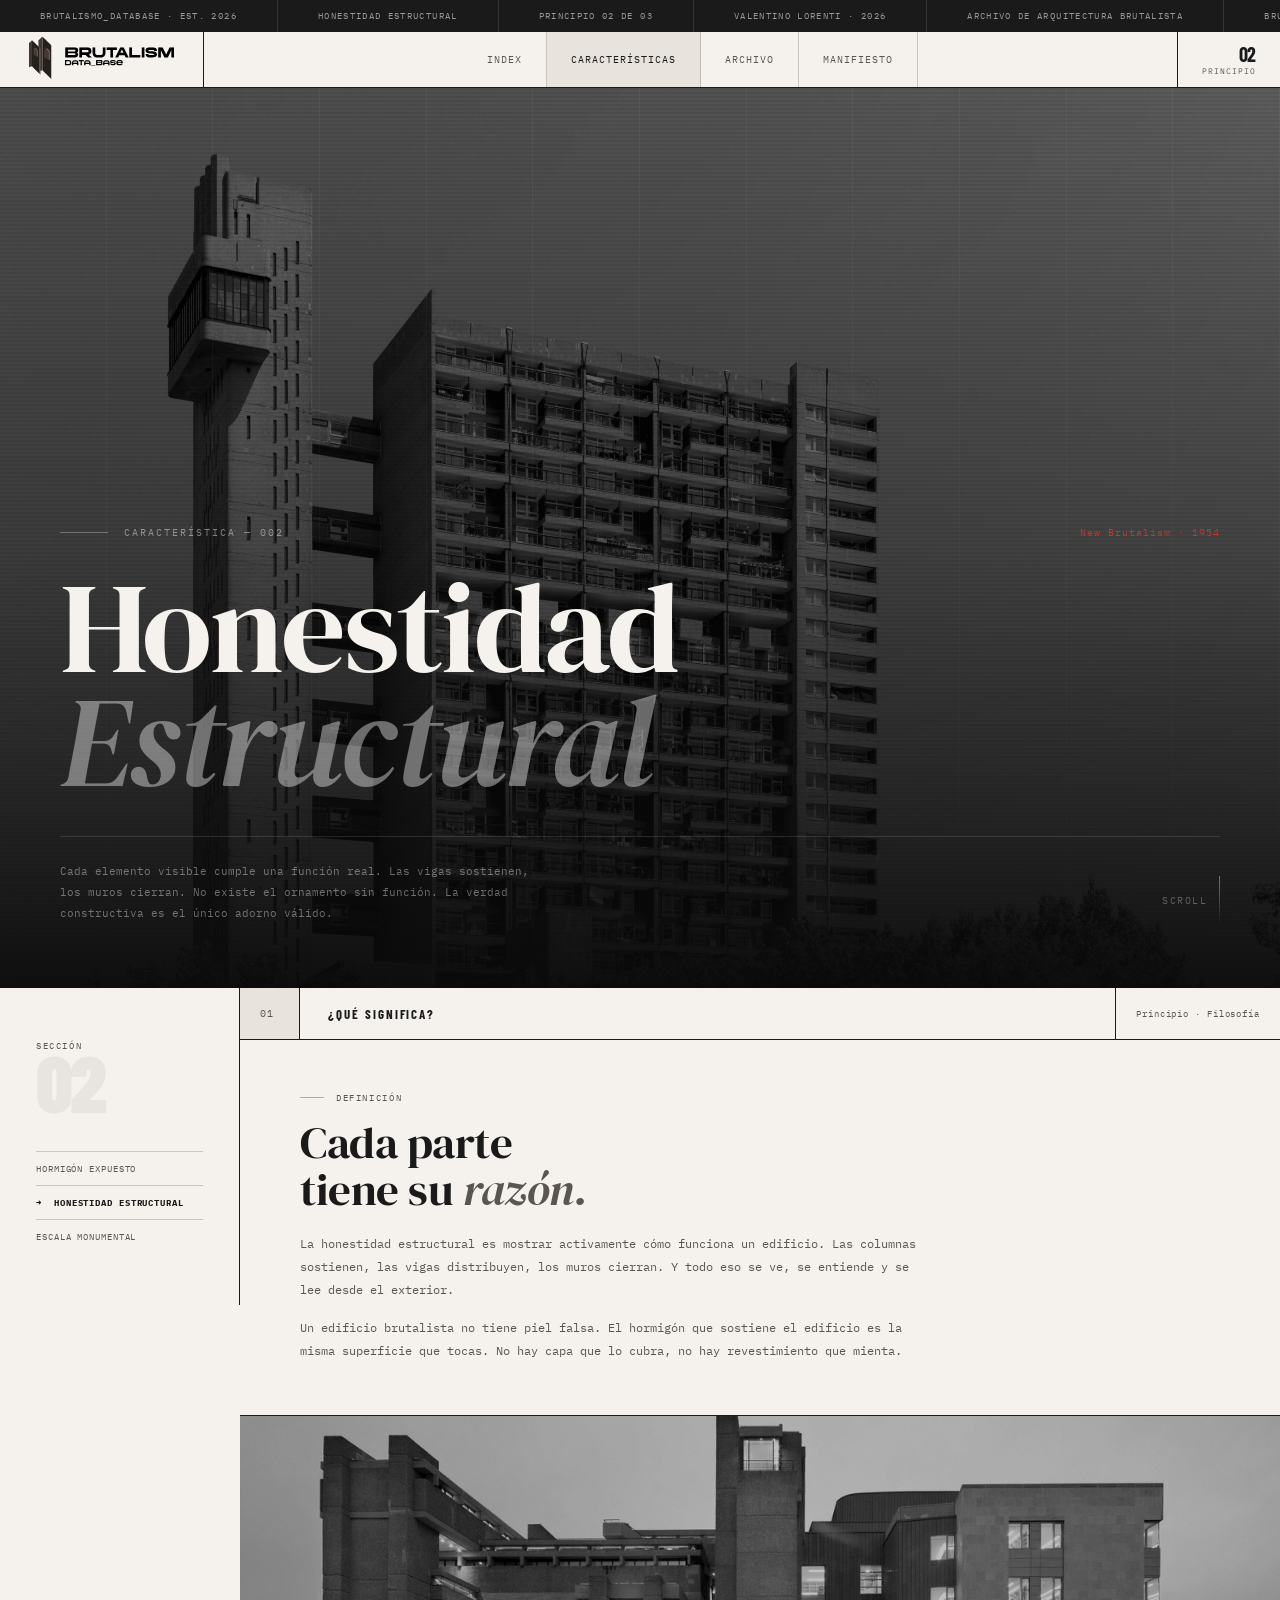
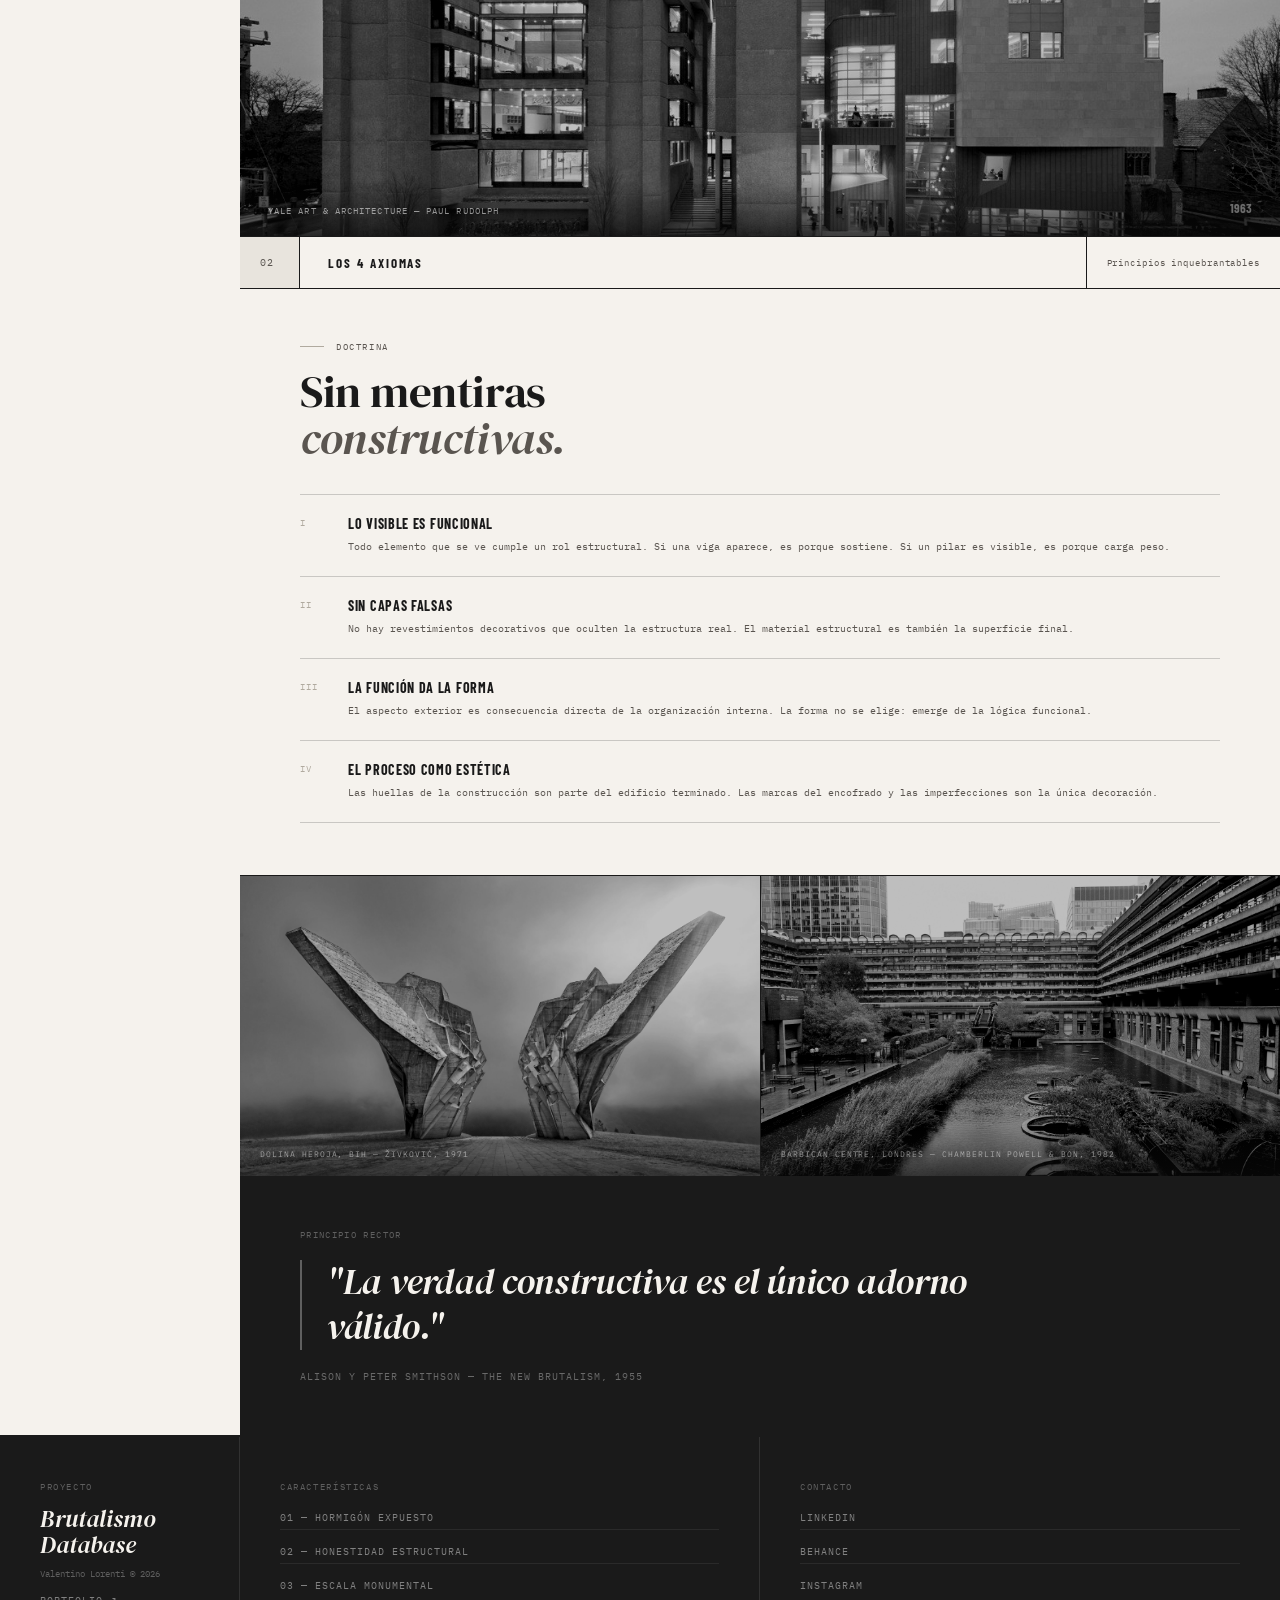
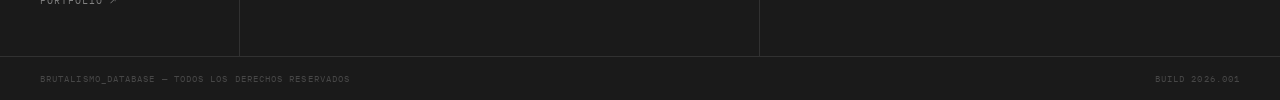
<file: pages/honestidad.html>
<!DOCTYPE html>
<html lang="es">
<head>
    <meta charset="UTF-8">
    <meta name="viewport" content="width=device-width, initial-scale=1.0">
 
    <!-- ── TÍTULO Y DESCRIPCIÓN ── -->
    <title>Honestidad Estructural — New Brutalism | Brutalismo Database</title>
    <meta name="description" content="La honestidad estructural es el principio rector del brutalismo: cada elemento visible cumple una función real. Los 4 axiomas del New Brutalism de Alison y Peter Smithson.">
    <meta name="keywords" content="honestidad estructural, New Brutalism, Smithson, función sobre forma, arquitectura brutalista, estructura expuesta, Trellick Tower">
    <meta name="author" content="Valentino Lorenti">
    <meta name="robots" content="index, follow">
    <meta name="theme-color" content="#1a1a1a">
 
    <!-- ── FAVICON ── -->
    <link rel="icon" type="image/png" href="/assets/images/favicon/favicon.png" sizes="any">
    <link rel="apple-touch-icon" href="/assets/images/favicon/favicon.png">
    <meta name="msapplication-TileImage" content="/assets/images/favicon/favicon.png">
    <meta name="msapplication-TileColor" content="#1a1a1a">
 
    <!-- ── CANONICAL ── -->
    <link rel="canonical" href="https://brutalismo.netlify.app/pages/honestidad.html">
 
    <!-- ── OPEN GRAPH ── -->
    <meta property="og:type" content="article">
    <meta property="og:site_name" content="Brutalismo Database">
    <meta property="og:title" content="Honestidad Estructural — New Brutalism | Brutalismo Database">
    <meta property="og:description" content="La verdad constructiva es el único adorno válido. La honestidad estructural no es simplemente no mentir: es mostrar activamente cómo funciona un edificio.">
    <meta property="og:url" content="https://brutalismo.netlify.app/pages/honestidad.html">
    <meta property="og:image" content="https://brutalismo.netlify.app/assets/og/og_honestidad.jpg">
    <meta property="og:image:width" content="1200">
    <meta property="og:image:height" content="630">
    <meta property="og:image:alt" content="Honestidad estructural — New Brutalism — Brutalismo Database">
    <meta property="og:locale" content="es_AR">
 
    <!-- ── TWITTER CARD ── -->
    <meta name="twitter:card" content="summary_large_image">
    <meta name="twitter:title" content="Honestidad Estructural — New Brutalism | Brutalismo Database">
    <meta name="twitter:description" content="La verdad constructiva es el único adorno válido. Los 4 axiomas del New Brutalism de Alison y Peter Smithson.">
    <meta name="twitter:image" content="https://brutalismo.netlify.app/assets/og/og_honestidad.jpg">
    <meta name="twitter:creator" content="@lv_designux">
 
    <!-- ── SCHEMA.ORG ── -->
    <script type="application/ld+json">
    {
      "@context": "https://schema.org",
      "@type": "Article",
      "headline": "Honestidad Estructural — New Brutalism",
      "description": "La honestidad estructural es el principio rector del brutalismo. Los 4 axiomas del New Brutalism formulados por Alison y Peter Smithson en 1955.",
      "url": "https://brutalismo.netlify.app/pages/honestidad.html",
      "author": {
        "@type": "Person",
        "name": "Valentino Lorenti",
        "url": "https://valentinolorenti.netlify.app/"
      },
      "publisher": {
        "@type": "Organization",
        "name": "Brutalismo Database",
        "url": "https://brutalismo.netlify.app"
      },
      "about": {
        "@type": "Thing",
        "name": "New Brutalism"
      },
      "mentions": [
        { "@type": "Person", "name": "Alison Smithson" },
        { "@type": "Person", "name": "Peter Smithson" }
      ],
      "inLanguage": "es",
      "datePublished": "2026-01-01"
    }
    </script>
 
    <!-- ── FUENTES ── -->
    <link rel="preconnect" href="https://fonts.googleapis.com">
    <link rel="preconnect" href="https://fonts.gstatic.com" crossorigin>
    <link href="https://fonts.googleapis.com/css2?family=DM+Serif+Display:ital@0;1&family=Barlow+Condensed:wght@300;400;600;700;900&family=IBM+Plex+Mono:wght@300;400;700&display=swap" rel="stylesheet">
    <link rel="stylesheet" href="/assets/css/fundamentos/style_honestidad.css">
</head>
<body>

<div class="ticker">
    <div class="ticker-inner">
        <span class="ticker-item">BRUTALISMO_DATABASE · EST. 2026</span>
        <span class="ticker-item">HONESTIDAD ESTRUCTURAL</span>
        <span class="ticker-item">PRINCIPIO 02 DE 03</span>
        <span class="ticker-item">VALENTINO LORENTI · 2026</span>
        <span class="ticker-item">ARCHIVO DE ARQUITECTURA BRUTALISTA</span>
        <span class="ticker-item">BRUTALISMO_DATABASE · EST. 2026</span>
        <span class="ticker-item">HONESTIDAD ESTRUCTURAL</span>
        <span class="ticker-item">PRINCIPIO 02 DE 03</span>
        <span class="ticker-item">VALENTINO LORENTI · 2026</span>
        <span class="ticker-item">ARCHIVO DE ARQUITECTURA BRUTALISTA</span>
    </div>
</div>

<nav class="navbar" id="navbar">
    <div class="nav-inner">
        <div class="nav-logo-block"><a href="/index.html"><img src="/assets/svg/logo/logo_blanco.svg" alt="Brutalismo Database" class="nav-logo-img"></a></div>
        <div class="nav-center">
            <a href="/index.html" class="nav-link">Index</a>
            <a href="/index.html#features" class="nav-link active">Características</a>
            <a href="/index.html#archive" class="nav-link">Archivo</a>
            <a href="/index.html#manifesto" class="nav-link">Manifiesto</a>
        </div>
        <div class="nav-right"><span class="nav-num">02</span><span class="nav-num-label">principio</span></div>
        <button class="nav-hamburger" id="hamburger"><span class="h-line"></span><span class="h-line"></span><span class="h-line"></span></button>
    </div>
</nav>

<div class="mob-menu" id="mob-menu">
    <div class="mob-header"><img src="/assets/svg/logo/logo_blanco.svg" class="mob-logo" alt=""><button class="mob-close" id="mob-close">✕</button></div>
    <nav class="mob-nav">
        <a href="/index.html" class="mob-link"><span class="mob-n">01</span><span class="mob-t">Index</span><span class="mob-a">↗</span></a>
        <a href="/pages/monumentos.html" class="mob-link"><span class="mob-n">02</span><span class="mob-t">Monumentos</span><span class="mob-a">↗</span></a>
        <a href="/pages/torres.html" class="mob-link"><span class="mob-n">03</span><span class="mob-t">Edificios</span><span class="mob-a">↗</span></a>
        <a href="/index.html#manifesto" class="mob-link"><span class="mob-n">04</span><span class="mob-t">Manifiesto</span><span class="mob-a">↗</span></a>
    </nav>
    <div class="mob-footer"><span>Brutalismo_Database — EST. 2026</span><span>Valentino Lorenti</span></div>
</div>

<!-- HERO — Trellick Tower, ejemplo canónico de honestidad estructural -->
<section class="hero">
    <img src="/assets/images/torres/1.jpg" alt="Trellick Tower — Ernő Goldfinger, 1972" class="hero-img">
    <div class="hero-scan"></div>
    <div class="hero-grid"><div class="hero-grid-col"></div><div class="hero-grid-col"></div><div class="hero-grid-col"></div><div class="hero-grid-col"></div><div class="hero-grid-col"></div><div class="hero-grid-col"></div><div class="hero-grid-col"></div><div class="hero-grid-col"></div><div class="hero-grid-col"></div><div class="hero-grid-col"></div><div class="hero-grid-col"></div><div class="hero-grid-col"></div></div>
    <div class="hero-content">
        <div class="hero-tag">
            <div class="hero-tag-line"></div>
            <span class="hero-tag-text">Característica — 002</span>
            <span class="hero-tag-right">New Brutalism · 1954</span>
        </div>
        <h1 class="hero-title">Honestidad<br><em>Estructural</em></h1>
        <div class="hero-bar">
            <div class="hero-desc"><p>Cada elemento visible cumple una función real. Las vigas sostienen, los muros cierran. No existe el ornamento sin función. La verdad constructiva es el único adorno válido.</p></div>
            <div class="hero-scroll">Scroll <div class="hero-scroll-line"></div></div>
        </div>
    </div>
</section>

<div class="main-wrap">
    <aside class="sidebar">
        <div><div class="sb-label">Sección</div><div class="sb-num">02</div></div>
        <nav class="sb-nav">
            <a href="/pages/hormigon.html" class="sb-nav-item">Hormigón Expuesto</a>
            <a href="/pages/honestidad.html" class="sb-nav-item active">Honestidad Estructural</a>
            <a href="/pages/escala.html" class="sb-nav-item">Escala Monumental</a>
        </nav>
    </aside>

    <div class="content">
        <div class="sec-head">
            <div class="sec-head-num">01</div>
            <div class="sec-head-title">¿Qué significa?</div>
            <div class="sec-head-meta">Principio · Filosofía</div>
        </div>

        <div class="text-block">
            <div class="block-eyebrow">Definición</div>
            <h2 class="block-title">Cada parte<br>tiene su <em>razón.</em></h2>
            <p class="block-body">La honestidad estructural es mostrar activamente cómo funciona un edificio. Las columnas sostienen, las vigas distribuyen, los muros cierran. Y todo eso se ve, se entiende y se lee desde el exterior.</p>
            <p class="block-body">Un edificio brutalista no tiene piel falsa. El hormigón que sostiene el edificio es la misma superficie que tocas. No hay capa que lo cubra, no hay revestimiento que mienta.</p>
        </div>

        <!-- IMAGEN 1: Yale A&A — estructura expuesta, múltiples niveles visibles -->
        <div class="img-full">
            <img src="/assets/images/torres/6.jpg" alt="Yale Art & Architecture — Paul Rudolph, 1963">
            <div class="img-caption">
                <span class="img-caption-text">Yale Art & Architecture — Paul Rudolph</span>
                <span class="img-caption-year">1963</span>
            </div>
        </div>

        <div class="sec-head">
            <div class="sec-head-num">02</div>
            <div class="sec-head-title">Los 4 axiomas</div>
            <div class="sec-head-meta">Principios inquebrantables</div>
        </div>

        <div class="text-block">
            <div class="block-eyebrow">Doctrina</div>
            <h2 class="block-title">Sin mentiras<br><em>constructivas.</em></h2>
            <div class="item-list">
                <div class="item-row"><span class="item-n">I</span><div><div class="item-title">Lo visible es funcional</div><div class="item-desc">Todo elemento que se ve cumple un rol estructural. Si una viga aparece, es porque sostiene. Si un pilar es visible, es porque carga peso.</div></div></div>
                <div class="item-row"><span class="item-n">II</span><div><div class="item-title">Sin capas falsas</div><div class="item-desc">No hay revestimientos decorativos que oculten la estructura real. El material estructural es también la superficie final.</div></div></div>
                <div class="item-row"><span class="item-n">III</span><div><div class="item-title">La función da la forma</div><div class="item-desc">El aspecto exterior es consecuencia directa de la organización interna. La forma no se elige: emerge de la lógica funcional.</div></div></div>
                <div class="item-row"><span class="item-n">IV</span><div><div class="item-title">El proceso como estética</div><div class="item-desc">Las huellas de la construcción son parte del edificio terminado. Las marcas del encofrado y las imperfecciones son la única decoración.</div></div></div>
            </div>
        </div>

        <!-- IMAGEN PAR: Dolina Heroja + Barbican — honestidad estructural a escalas distintas -->
        <div class="img-pair">
            <div class="img-pair-item">
                <img src="/assets/images/monuments/4.jpg" alt="Dolina Heroja — Tjentište">
                <div class="img-pair-cap"><span>Dolina Heroja, BiH — Živković, 1971</span></div>
            </div>
            <div class="img-pair-item">
                <img src="/assets/images/torres/7.jpg" alt="Barbican Centre — Londres">
                <div class="img-pair-cap"><span>Barbican Centre, Londres — Chamberlin Powell & Bon, 1982</span></div>
            </div>
        </div>

        <div class="cita-block">
            <div class="cita-label">Principio rector</div>
            <p class="cita-text">"La verdad constructiva es el único adorno válido."</p>
            <div class="cita-author">Alison y Peter Smithson — The New Brutalism, 1955</div>
        </div>
    </div>
</div>

<footer class="footer">
    <div class="footer-grid">
        <div class="footer-col"><span class="f-label">Proyecto</span><p class="f-title">Brutalismo<br>Database</p><p class="f-sub">Valentino Lorenti © 2026</p><a href="https://valentinolorenti.netlify.app/" class="f-link" target="_blank">Portfolio ↗</a></div>
        <div class="footer-col"><span class="f-label">Características</span><a href="/pages/hormigon.html" class="f-link">01 — Hormigón Expuesto</a><a href="/pages/honestidad.html" class="f-link">02 — Honestidad Estructural</a><a href="/pages/escala.html" class="f-link">03 — Escala Monumental</a></div>
        <div class="footer-col"><span class="f-label">Contacto</span><a href="https://www.linkedin.com/in/valentino-lorenti-ux/" class="f-link" target="_blank">LinkedIn</a><a href="https://www.behance.net/LV_DesignUX" class="f-link" target="_blank">Behance</a><a href="https://www.instagram.com/lv_designux" class="f-link" target="_blank">Instagram</a></div>
    </div>
    <div class="footer-bottom"><span>BRUTALISMO_DATABASE — TODOS LOS DERECHOS RESERVADOS</span><span>BUILD 2026.001</span></div>
</footer>

<script>
let lastY=0;const navbar=document.getElementById('navbar');
window.addEventListener('scroll',()=>{const y=window.scrollY;navbar.classList.toggle('hidden',y>lastY&&y>120);lastY=y},{passive:true});
const hamburger=document.getElementById('hamburger'),mobMenu=document.getElementById('mob-menu'),mobClose=document.getElementById('mob-close');
function open(){mobMenu.classList.add('open');hamburger.classList.add('open');document.body.style.overflow='hidden'}
function close(){mobMenu.classList.remove('open');hamburger.classList.remove('open');document.body.style.overflow=''}
hamburger.addEventListener('click',open);mobClose.addEventListener('click',close);
document.querySelectorAll('.mob-link').forEach(l=>l.addEventListener('click',close));
document.addEventListener('keydown',e=>{if(e.key==='Escape')close()});
</script>
</body>
</html>
</file>
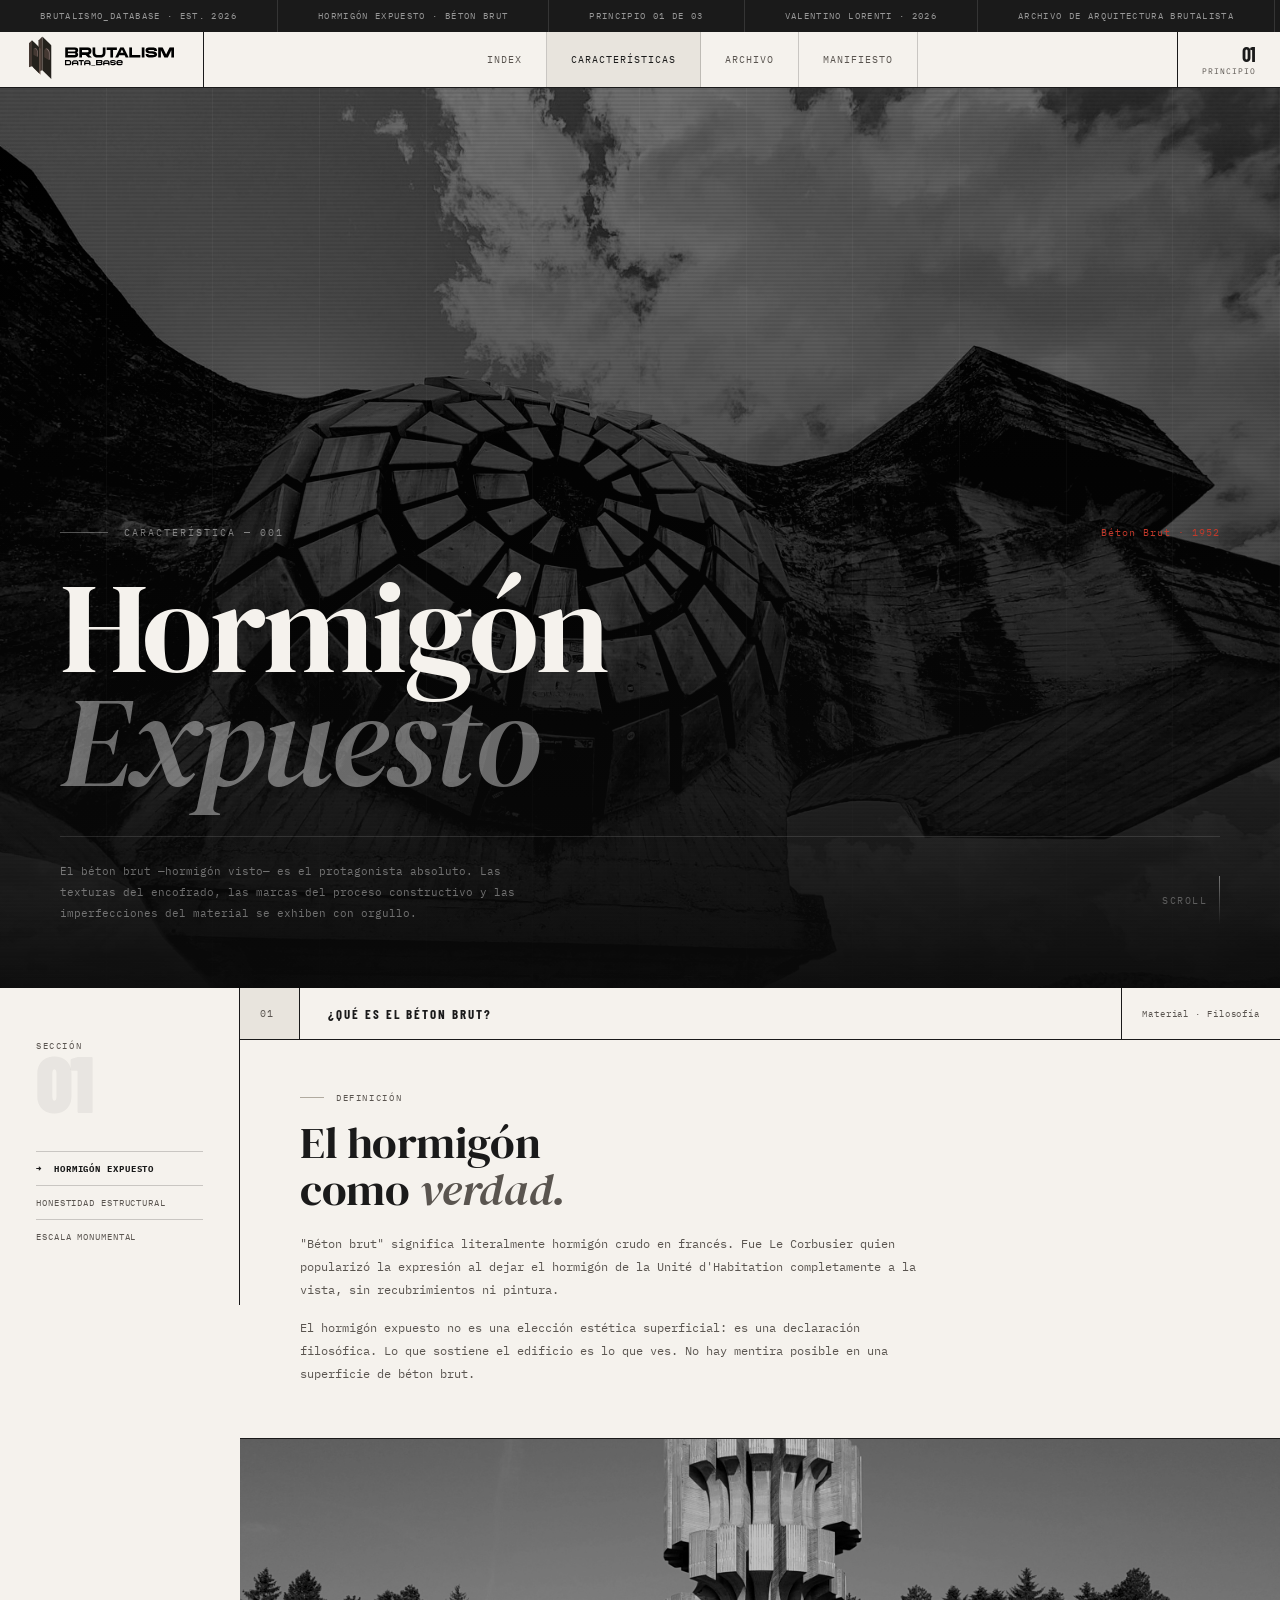
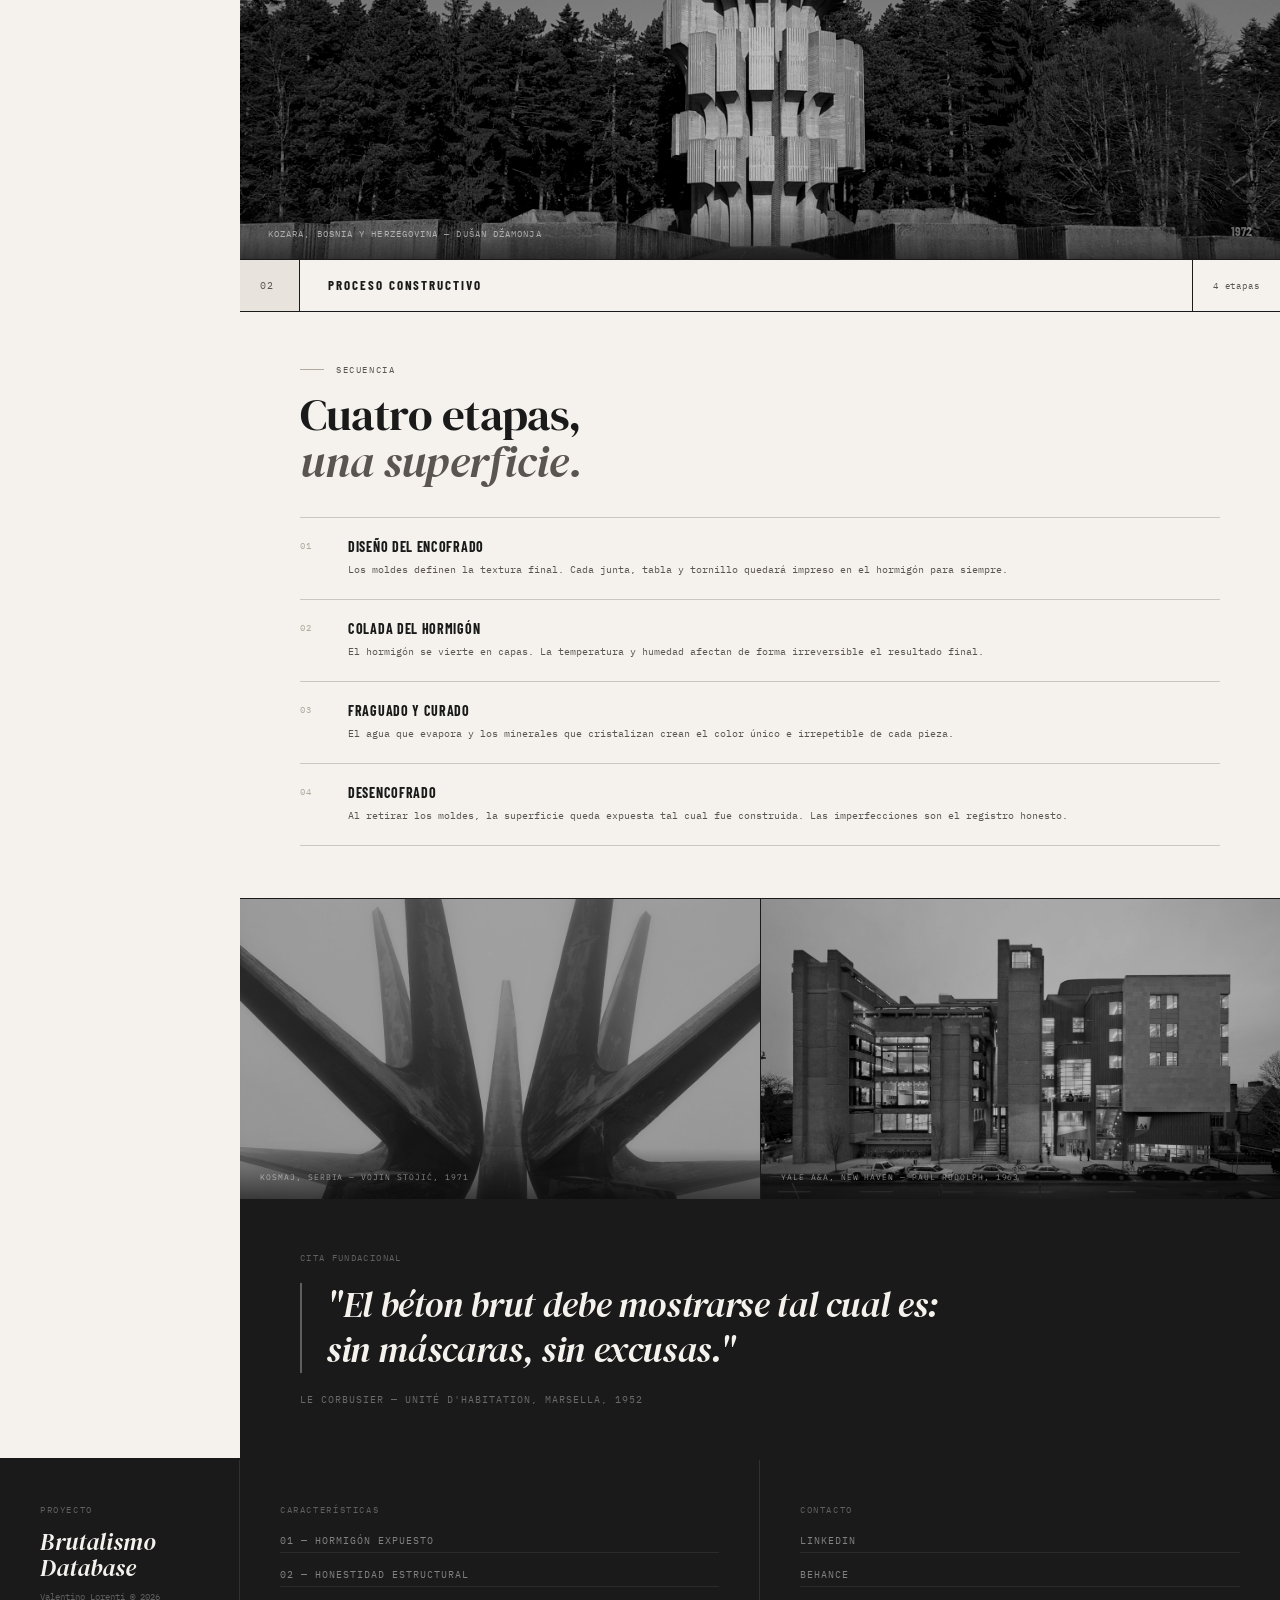
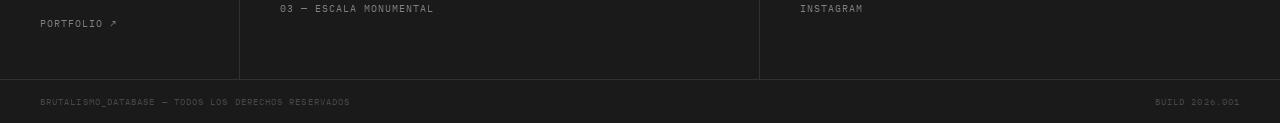
<file: pages/hormigon.html>
<!DOCTYPE html>
<html lang="es">
<head>
    <meta charset="UTF-8">
    <meta name="viewport" content="width=device-width, initial-scale=1.0">
 
    <!-- ── TÍTULO Y DESCRIPCIÓN ── -->
    <title>Hormigón Expuesto — Béton Brut | Brutalismo Database</title>
    <meta name="description" content="¿Qué es el béton brut? El hormigón expuesto es el material central del brutalismo. Conocé su proceso constructivo, tipos de acabado y por qué es una declaración filosófica.">
    <meta name="keywords" content="béton brut, hormigón expuesto, hormigón visto, brutalismo, Le Corbusier, encofrado, textura hormigón, arquitectura brutalista">
    <meta name="author" content="Valentino Lorenti">
    <meta name="robots" content="index, follow">
    <meta name="theme-color" content="#1a1a1a">
 
    <!-- ── FAVICON ── -->
    <link rel="icon" type="image/png" href="/assets/images/favicon/favicon.png" sizes="any">
    <link rel="apple-touch-icon" href="/assets/images/favicon/favicon.png">
    <meta name="msapplication-TileImage" content="/assets/images/favicon/favicon.png">
    <meta name="msapplication-TileColor" content="#1a1a1a">
 
    <!-- ── CANONICAL ── -->
    <link rel="canonical" href="https://brutalismo.netlify.app/pages/hormigon.html">
 
    <!-- ── OPEN GRAPH ── -->
    <meta property="og:type" content="article">
    <meta property="og:site_name" content="Brutalismo Database">
    <meta property="og:title" content="Hormigón Expuesto — Béton Brut | Brutalismo Database">
    <meta property="og:description" content="El béton brut no es una elección estética: es una declaración filosófica. Lo que sostiene el edificio es lo que ves. No hay mentira posible en una superficie de hormigón expuesto.">
    <meta property="og:url" content="https://brutalismo.netlify.app/pages/hormigon.html">
    <meta property="og:image" content="https://brutalismo.netlify.app/assets/og/og_hormigon.jpg">
    <meta property="og:image:width" content="1200">
    <meta property="og:image:height" content="630">
    <meta property="og:image:alt" content="Hormigón expuesto — béton brut — Brutalismo Database">
    <meta property="og:locale" content="es_AR">
 
    <!-- ── TWITTER CARD ── -->
    <meta name="twitter:card" content="summary_large_image">
    <meta name="twitter:title" content="Hormigón Expuesto — Béton Brut | Brutalismo Database">
    <meta name="twitter:description" content="El béton brut no es una elección estética: es una declaración filosófica. Conocé el material central del brutalismo.">
    <meta name="twitter:image" content="https://brutalismo.netlify.app/assets/og/og_hormigon.jpg">
    <meta name="twitter:creator" content="@lv_designux">
 
    <!-- ── SCHEMA.ORG ── -->
    <script type="application/ld+json">
    {
      "@context": "https://schema.org",
      "@type": "Article",
      "headline": "Hormigón Expuesto — Béton Brut",
      "description": "El béton brut es el material central del brutalismo. Proceso constructivo, tipos de acabado y por qué representa una declaración filosófica en la arquitectura.",
      "url": "https://brutalismo.netlify.app/pages/hormigon.html",
      "author": {
        "@type": "Person",
        "name": "Valentino Lorenti",
        "url": "https://valentinolorenti.netlify.app/"
      },
      "publisher": {
        "@type": "Organization",
        "name": "Brutalismo Database",
        "url": "https://brutalismo.netlify.app"
      },
      "about": {
        "@type": "Thing",
        "name": "Béton brut",
        "description": "Hormigón expuesto sin recubrimientos, material central de la arquitectura brutalista."
      },
      "mentions": [
        { "@type": "Person", "name": "Le Corbusier" }
      ],
      "inLanguage": "es",
      "datePublished": "2026-01-01"
    }
    </script>
 
    <!-- ── FUENTES ── -->
    <link rel="preconnect" href="https://fonts.googleapis.com">
    <link rel="preconnect" href="https://fonts.gstatic.com" crossorigin>
    <link href="https://fonts.googleapis.com/css2?family=DM+Serif+Display:ital@0;1&family=Barlow+Condensed:wght@300;400;600;700;900&family=IBM+Plex+Mono:wght@300;400;700&display=swap" rel="stylesheet">
    <link rel="stylesheet" href="/assets/css/fundamentos/style_hormigon.css">
</head>
<body>

<div class="ticker">
    <div class="ticker-inner">
        <span class="ticker-item">BRUTALISMO_DATABASE · EST. 2026</span>
        <span class="ticker-item">HORMIGÓN EXPUESTO · BÉTON BRUT</span>
        <span class="ticker-item">PRINCIPIO 01 DE 03</span>
        <span class="ticker-item">VALENTINO LORENTI · 2026</span>
        <span class="ticker-item">ARCHIVO DE ARQUITECTURA BRUTALISTA</span>
        <span class="ticker-item">BRUTALISMO_DATABASE · EST. 2026</span>
        <span class="ticker-item">HORMIGÓN EXPUESTO · BÉTON BRUT</span>
        <span class="ticker-item">PRINCIPIO 01 DE 03</span>
        <span class="ticker-item">VALENTINO LORENTI · 2026</span>
        <span class="ticker-item">ARCHIVO DE ARQUITECTURA BRUTALISTA</span>
    </div>
</div>

<nav class="navbar" id="navbar">
    <div class="nav-inner">
        <div class="nav-logo-block">
            <a href="/index.html"><img src="/assets/svg/logo/logo_blanco.svg" alt="Brutalismo Database" class="nav-logo-img"></a>
        </div>
        <div class="nav-center">
            <a href="/index.html" class="nav-link">Index</a>
            <a href="/index.html#features" class="nav-link active">Características</a>
            <a href="/index.html#archive" class="nav-link">Archivo</a>
            <a href="/index.html#manifesto" class="nav-link">Manifiesto</a>
        </div>
        <div class="nav-right">
            <span class="nav-num">01</span>
            <span class="nav-num-label">principio</span>
        </div>
        <button class="nav-hamburger" id="hamburger"><span class="h-line"></span><span class="h-line"></span><span class="h-line"></span></button>
    </div>
</nav>

<div class="mob-menu" id="mob-menu">
    <div class="mob-header">
        <img src="/assets/svg/logo/logo_blanco.svg" class="mob-logo" alt="">
        <button class="mob-close" id="mob-close">✕</button>
    </div>
    <nav class="mob-nav">
        <a href="/index.html" class="mob-link"><span class="mob-n">01</span><span class="mob-t">Index</span><span class="mob-a">↗</span></a>
        <a href="/pages/monumentos.html" class="mob-link"><span class="mob-n">02</span><span class="mob-t">Monumentos</span><span class="mob-a">↗</span></a>
        <a href="/pages/torres.html" class="mob-link"><span class="mob-n">03</span><span class="mob-t">Edificios</span><span class="mob-a">↗</span></a>
        <a href="/index.html#manifesto" class="mob-link"><span class="mob-n">04</span><span class="mob-t">Manifiesto</span><span class="mob-a">↗</span></a>
    </nav>
    <div class="mob-footer"><span>Brutalismo_Database — EST. 2026</span><span>Valentino Lorenti</span></div>
</div>

<!-- HERO con foto del archivo -->
<section class="hero">
    <img src="/assets/images/monuments/1.jpg" alt="Hormigón expuesto — Džamonja, Podgarić" class="hero-img">
    <div class="hero-scan"></div>
    <div class="hero-grid"><div class="hero-grid-col"></div><div class="hero-grid-col"></div><div class="hero-grid-col"></div><div class="hero-grid-col"></div><div class="hero-grid-col"></div><div class="hero-grid-col"></div><div class="hero-grid-col"></div><div class="hero-grid-col"></div><div class="hero-grid-col"></div><div class="hero-grid-col"></div><div class="hero-grid-col"></div><div class="hero-grid-col"></div></div>
    <div class="hero-content">
        <div class="hero-tag">
            <div class="hero-tag-line"></div>
            <span class="hero-tag-text">Característica — 001</span>
            <span class="hero-tag-right">Béton Brut · 1952</span>
        </div>
        <h1 class="hero-title">Hormigón<br><em>Expuesto</em></h1>
        <div class="hero-bar">
            <div class="hero-desc">
                <p>El béton brut —hormigón visto— es el protagonista absoluto. Las texturas del encofrado, las marcas del proceso constructivo y las imperfecciones del material se exhiben con orgullo.</p>
            </div>
            <div class="hero-scroll">Scroll <div class="hero-scroll-line"></div></div>
        </div>
    </div>
</section>

<div class="main-wrap">
    <!-- SIDEBAR -->
    <aside class="sidebar">
        <div>
            <div class="sb-label">Sección</div>
            <div class="sb-num">01</div>
        </div>
        <nav class="sb-nav">
            <a href="/pages/hormigon.html" class="sb-nav-item active">Hormigón Expuesto</a>
            <a href="/pages/honestidad.html" class="sb-nav-item">Honestidad Estructural</a>
            <a href="/pages/escala.html" class="sb-nav-item">Escala Monumental</a>
        </nav>
    </aside>

    <!-- CONTENIDO -->
    <div class="content">

        <div class="sec-head">
            <div class="sec-head-num">01</div>
            <div class="sec-head-title">¿Qué es el béton brut?</div>
            <div class="sec-head-meta">Material · Filosofía</div>
        </div>

        <div class="text-block">
            <div class="block-eyebrow">Definición</div>
            <h2 class="block-title">El hormigón<br>como <em>verdad.</em></h2>
            <p class="block-body">"Béton brut" significa literalmente hormigón crudo en francés. Fue Le Corbusier quien popularizó la expresión al dejar el hormigón de la Unité d'Habitation completamente a la vista, sin recubrimientos ni pintura.</p>
            <p class="block-body">El hormigón expuesto no es una elección estética superficial: es una declaración filosófica. Lo que sostiene el edificio es lo que ves. No hay mentira posible en una superficie de béton brut.</p>
        </div>

        <!-- IMAGEN 1: Kozara — superficie de hormigón muy texturizada -->
        <div class="img-full">
            <img src="/assets/images/monuments/5.jpg" alt="Kozara — hormigón expuesto">
            <div class="img-caption">
                <span class="img-caption-text">Kozara, Bosnia y Herzegovina — Dušan Džamonja</span>
                <span class="img-caption-year">1972</span>
            </div>
        </div>

        <div class="sec-head">
            <div class="sec-head-num">02</div>
            <div class="sec-head-title">Proceso constructivo</div>
            <div class="sec-head-meta">4 etapas</div>
        </div>

        <div class="text-block">
            <div class="block-eyebrow">Secuencia</div>
            <h2 class="block-title">Cuatro etapas,<br><em>una superficie.</em></h2>
            <div class="item-list">
                <div class="item-row"><span class="item-n">01</span><div><div class="item-title">Diseño del encofrado</div><div class="item-desc">Los moldes definen la textura final. Cada junta, tabla y tornillo quedará impreso en el hormigón para siempre.</div></div></div>
                <div class="item-row"><span class="item-n">02</span><div><div class="item-title">Colada del hormigón</div><div class="item-desc">El hormigón se vierte en capas. La temperatura y humedad afectan de forma irreversible el resultado final.</div></div></div>
                <div class="item-row"><span class="item-n">03</span><div><div class="item-title">Fraguado y curado</div><div class="item-desc">El agua que evapora y los minerales que cristalizan crean el color único e irrepetible de cada pieza.</div></div></div>
                <div class="item-row"><span class="item-n">04</span><div><div class="item-title">Desencofrado</div><div class="item-desc">Al retirar los moldes, la superficie queda expuesta tal cual fue construida. Las imperfecciones son el registro honesto.</div></div></div>
            </div>
        </div>

        <!-- IMAGEN 2: par de fotos — dos monumentos con texturas distintas -->
        <div class="img-pair">
            <div class="img-pair-item">
                <img src="/assets/images/monuments/3.jpg" alt="Kosmaj — hormigón geométrico">
                <div class="img-pair-cap"><span>Kosmaj, Serbia — Vojin Stojić, 1971</span></div>
            </div>
            <div class="img-pair-item">
                <img src="/assets/images/torres/6.jpg" alt="Yale A&A — hormigón texturizado">
                <div class="img-pair-cap"><span>Yale A&A, New Haven — Paul Rudolph, 1963</span></div>
            </div>
        </div>

        <!-- CITA -->
        <div class="cita-block">
            <div class="cita-label">Cita fundacional</div>
            <p class="cita-text">"El béton brut debe mostrarse tal cual es: sin máscaras, sin excusas."</p>
            <div class="cita-author">Le Corbusier — Unité d'Habitation, Marsella, 1952</div>
        </div>

    </div>
</div>

<footer class="footer">
    <div class="footer-grid">
        <div class="footer-col">
            <span class="f-label">Proyecto</span>
            <p class="f-title">Brutalismo<br>Database</p>
            <p class="f-sub">Valentino Lorenti © 2026</p>
            <a href="https://valentinolorenti.netlify.app/" class="f-link" target="_blank">Portfolio ↗</a>
        </div>
        <div class="footer-col">
            <span class="f-label">Características</span>
            <a href="/pages/hormigon.html" class="f-link">01 — Hormigón Expuesto</a>
            <a href="/pages/honestidad.html" class="f-link">02 — Honestidad Estructural</a>
            <a href="/pages/escala.html" class="f-link">03 — Escala Monumental</a>
        </div>
        <div class="footer-col">
            <span class="f-label">Contacto</span>
            <a href="https://www.linkedin.com/in/valentino-lorenti-ux/" class="f-link" target="_blank">LinkedIn</a>
            <a href="https://www.behance.net/LV_DesignUX" class="f-link" target="_blank">Behance</a>
            <a href="https://www.instagram.com/lv_designux" class="f-link" target="_blank">Instagram</a>
        </div>
    </div>
    <div class="footer-bottom">
        <span>BRUTALISMO_DATABASE — TODOS LOS DERECHOS RESERVADOS</span>
        <span>BUILD 2026.001</span>
    </div>
</footer>

<script>
let lastY = 0;
const navbar = document.getElementById('navbar');
window.addEventListener('scroll', () => { const y = window.scrollY; navbar.classList.toggle('hidden', y > lastY && y > 120); lastY = y; }, { passive: true });
const hamburger = document.getElementById('hamburger');
const mobMenu = document.getElementById('mob-menu');
const mobClose = document.getElementById('mob-close');
function open() { mobMenu.classList.add('open'); hamburger.classList.add('open'); document.body.style.overflow='hidden'; }
function close() { mobMenu.classList.remove('open'); hamburger.classList.remove('open'); document.body.style.overflow=''; }
hamburger.addEventListener('click', open); mobClose.addEventListener('click', close);
document.querySelectorAll('.mob-link').forEach(l => l.addEventListener('click', close));
document.addEventListener('keydown', e => { if(e.key==='Escape') close(); });
</script>
</body>
</html>
</file>
<file: assets/css/style_index.css>
*, *::before, *::after { margin: 0; padding: 0; box-sizing: border-box; }

:root {
    --black: #0a0a0a;
    --white: #f5f2ed;
    --paper: #ede9e2;
    --ink: #1a1a1a;
    --red: #c0392b;
    --grey-light: #e8e4dd;
    --grey-mid: #b0aa9f;
    --grey-dark: #5a5550;
    --border: 1px solid #1a1a1a;
    --border-thin: 1px solid rgba(26,26,26,0.2);
    --font-display: 'DM Serif Display', serif;
    --font-condensed: 'Barlow Condensed', sans-serif;
    --font-mono: 'IBM Plex Mono', monospace;
    --nav-h: 56px;
}

html { scroll-behavior: smooth; }

body {
    background: var(--white);
    color: var(--ink);
    font-family: var(--font-condensed);
    overflow-x: hidden;
    cursor: crosshair;
}

a { cursor: crosshair; }
button { cursor: crosshair; }

::-webkit-scrollbar { width: 4px; }
::-webkit-scrollbar-track { background: var(--white); }
::-webkit-scrollbar-thumb { background: var(--ink); }

.mono { font-family: var(--font-mono); font-size: 10px; text-transform: uppercase; letter-spacing: 0.12em; }
.condensed { font-family: var(--font-condensed); }

.ticker {
    background: var(--ink);
    color: var(--white);
    height: 32px;
    overflow: hidden;
    display: flex;
    align-items: center;
    position: fixed;
    top: 0; left: 0; width: 100%;
    z-index: 2000;
    border-bottom: 1px solid rgba(255,255,255,0.1);
}
.ticker-inner {
    display: flex;
    gap: 0;
    animation: ticker 30s linear infinite;
    white-space: nowrap;
}
.ticker-item {
    font-family: var(--font-mono);
    font-size: 9px;
    letter-spacing: 0.15em;
    text-transform: uppercase;
    padding: 0 40px;
    color: rgba(255,255,255,0.6);
    border-right: 1px solid rgba(255,255,255,0.15);
    line-height: 32px;
}
.ticker-item span { color: var(--white); }
@keyframes ticker {
    0% { transform: translateX(0); }
    100% { transform: translateX(-50%); }
}

.navbar {
    position: fixed; top: 32px; left: 0; width: 100%;
    height: var(--nav-h);
    background: var(--white);
    border-bottom: var(--border);
    z-index: 1000;
    transition: transform 0.4s ease;
}
.navbar.hidden { transform: translateY(calc(-100% - 32px)); }

.nav-inner {
    height: 100%; display: flex; align-items: center;
    justify-content: space-between;
}

.nav-logo-block {
    height: 100%;
    display: flex; align-items: center;
    padding: 0 28px;
    border-right: var(--border);
    flex-shrink: 0;
}
.nav-logo-link {
    display: flex; align-items: center;
    text-decoration: none;
}
.nav-logo-img {
    height: 50px;
    width: auto;
    display: block;
    filter: invert(1);
}

.nav-center {
    flex: 1;
    display: flex;
    align-items: center;
    justify-content: center;
    gap: 0;
    height: 100%;
}
.nav-center-item {
    height: 100%;
    display: flex; align-items: center;
    padding: 0 24px;
    border-right: var(--border-thin);
    font-family: var(--font-mono);
    font-size: 10px;
    letter-spacing: 0.1em;
    text-transform: uppercase;
    color: var(--grey-dark);
    text-decoration: none;
    transition: color 0.2s, background 0.2s;
}
.nav-center-item:hover { color: var(--ink); background: var(--grey-light); }

.nav-right {
    height: 100%;
    display: flex; align-items: center;
    padding: 0;
    border-left: var(--border);
    gap: 0;
}

.nav-counter {
    display: flex; flex-direction: column; align-items: flex-end;
    padding: 0 24px;
    gap: 2px;
}
.nav-counter-num {
    font-family: var(--font-condensed);
    font-size: 20px;
    font-weight: 700;
    line-height: 1;
    letter-spacing: -0.02em;
    color: var(--ink);
}
.nav-counter-label {
    font-family: var(--font-mono);
    font-size: 8px;
    letter-spacing: 0.12em;
    text-transform: uppercase;
    color: var(--grey-dark);
}

.nav-hamburger {
    display: none;
    flex-direction: column;
    justify-content: center;
    align-items: center;
    gap: 5px;
    width: 56px;
    height: 100%;
    border: none;
    border-left: var(--border);
    background: transparent;
    padding: 0;
    cursor: crosshair;
    flex-shrink: 0;
}
.hamburger-line {
    display: block;
    width: 20px;
    height: 1.5px;
    background: var(--ink);
    transition: transform 0.3s ease, opacity 0.3s ease, width 0.3s ease;
    transform-origin: center;
}
.nav-hamburger.open .hamburger-line:nth-child(1) { transform: translateY(6.5px) rotate(45deg); }
.nav-hamburger.open .hamburger-line:nth-child(2) { opacity: 0; transform: scaleX(0); }
.nav-hamburger.open .hamburger-line:nth-child(3) { transform: translateY(-6.5px) rotate(-45deg); }

.mobile-menu {
    position: fixed;
    inset: 0;
    z-index: 2100;
    background: var(--ink);
    display: flex; flex-direction: column;
    transform: translateX(100%);
    transition: transform 0.5s cubic-bezier(0.76, 0, 0.24, 1);
    pointer-events: none;
}
.mobile-menu.open {
    transform: translateX(0);
    pointer-events: all;
}

.mobile-menu-inner {
    display: flex; flex-direction: column;
    height: 100%;
    padding: 0;
}

.mobile-menu-header {
    display: flex; align-items: center; justify-content: space-between;
    padding: 0 28px;
    height: calc(32px + var(--nav-h));
    border-bottom: 1px solid rgba(255,255,255,0.1);
    flex-shrink: 0;
}
.mobile-menu-logo {
    height: 40px;
    width: auto;
    filter: invert(1);
}
.mobile-menu-close {
    background: none; border: none;
    font-family: var(--font-mono);
    font-size: 16px;
    color: rgba(255,255,255,0.5);
    cursor: crosshair;
    transition: color 0.2s;
    padding: 8px;
}
.mobile-menu-close:hover { color: var(--white); }

.mobile-nav {
    flex: 1;
    display: flex; flex-direction: column;
    overflow-y: auto;
}
.mobile-nav-item {
    display: flex; align-items: center;
    gap: 20px;
    padding: 0 28px;
    height: 80px;
    border-bottom: 1px solid rgba(255,255,255,0.08);
    text-decoration: none;
    color: var(--white);
    position: relative;
    overflow: hidden;
    opacity: 0;
    transform: translateX(30px);
    transition: background 0.2s, opacity 0.4s ease, transform 0.4s ease;
}
.mobile-menu.open .mobile-nav-item:nth-child(1) { opacity: 1; transform: translateX(0); transition-delay: 0.15s; }
.mobile-menu.open .mobile-nav-item:nth-child(2) { opacity: 1; transform: translateX(0); transition-delay: 0.22s; }
.mobile-menu.open .mobile-nav-item:nth-child(3) { opacity: 1; transform: translateX(0); transition-delay: 0.29s; }
.mobile-menu.open .mobile-nav-item:nth-child(4) { opacity: 1; transform: translateX(0); transition-delay: 0.36s; }
.mobile-nav-item:hover { background: rgba(255,255,255,0.05); }

.mobile-nav-num {
    font-family: var(--font-mono);
    font-size: 9px;
    letter-spacing: 0.12em;
    color: rgba(255,255,255,0.3);
    flex-shrink: 0;
    width: 20px;
}
.mobile-nav-text {
    font-family: var(--font-condensed);
    font-size: 32px;
    font-weight: 700;
    letter-spacing: 0.03em;
    text-transform: uppercase;
    flex: 1;
    line-height: 1;
}
.mobile-nav-arrow {
    font-size: 18px;
    color: rgba(255,255,255,0.25);
    transition: color 0.2s, transform 0.2s;
}
.mobile-nav-item:hover .mobile-nav-arrow { color: var(--white); transform: rotate(45deg); }

.mobile-menu-footer {
    padding: 24px 28px;
    border-top: 1px solid rgba(255,255,255,0.08);
    display: flex; justify-content: space-between; align-items: center;
    flex-shrink: 0;
}
.mobile-menu-footer-text {
    font-family: var(--font-mono);
    font-size: 9px;
    letter-spacing: 0.12em;
    text-transform: uppercase;
    color: rgba(255,255,255,0.2);
}

@media (max-width: 960px) {
    .ticker { display: none; }
    .navbar { top: 0 !important; }
    .navbar.hidden { transform: translateY(-100%); }
    .hero {
        margin-top: var(--nav-h) !important;
        min-height: calc(100svh - var(--nav-h));
    }
    .hero-content { padding: 0 28px 48px; }
    .nav-center { display: none; }
    .nav-hamburger { display: flex; }
    .nav-counter { padding: 0 16px; }
    .mobile-menu-header { height: var(--nav-h); }
}

.hero {
    width: 100%;
    height: 100svh;
    min-height: 700px;
    margin-top: calc(32px + var(--nav-h));
    position: relative;
    overflow: hidden;
    display: grid;
    grid-template-rows: 1fr auto;
    background: var(--ink);
}

.hero-img-container {
    position: absolute; inset: 0;
}
.hero-img {
    width: 100%; height: 100%;
    object-fit: cover;
    object-position: center 30%;
    filter: grayscale(1) contrast(1.15) brightness(0.55);
    display: block;
}

.hero-scanlines {
    position: absolute; inset: 0;
    background: repeating-linear-gradient(
        0deg,
        transparent,
        transparent 2px,
        rgba(0,0,0,0.08) 2px,
        rgba(0,0,0,0.08) 4px
    );
    z-index: 1;
    pointer-events: none;
}

.hero-grid-overlay {
    position: absolute; inset: 0;
    z-index: 1;
    pointer-events: none;
    display: grid;
    grid-template-columns: repeat(12, 1fr);
}
.hero-grid-col {
    border-right: 1px solid rgba(255,255,255,0.04);
}

.hero-content {
    position: relative; z-index: 2;
    display: flex; flex-direction: column;
    justify-content: flex-end;
    padding: 0 60px 64px;
    background: linear-gradient(to top, rgba(10,10,10,0.95) 0%, rgba(10,10,10,0.4) 50%, transparent 100%);
    height: 100%;
}

.hero-tag {
    display: flex; align-items: center; gap: 16px;
    margin-bottom: 32px;
}
.hero-tag-line { height: 1px; width: 48px; background: rgba(255,255,255,0.3); }
.hero-tag-text { font-family: var(--font-mono); font-size: 10px; letter-spacing: 0.2em; text-transform: uppercase; color: rgba(255,255,255,0.45); }
.hero-tag-year { font-family: var(--font-mono); font-size: 10px; letter-spacing: 0.1em; color: var(--red); margin-left: auto; }

.hero-title {
    font-family: var(--font-display);
    font-size: clamp(72px, 11vw, 160px);
    font-weight: 400;
    line-height: 0.88;
    color: var(--white);
    letter-spacing: -0.02em;
    margin-bottom: 40px;
}
.hero-title em {
    font-style: italic;
    color: rgba(255,255,255,0.4);
}

.hero-bottom-bar {
    display: flex; align-items: flex-end; justify-content: space-between;
    gap: 40px;
    padding-top: 24px;
    border-top: 1px solid rgba(255,255,255,0.12);
}

.hero-desc {
    max-width: 480px;
}
.hero-desc p {
    font-family: var(--font-mono);
    font-size: 11px;
    line-height: 1.9;
    color: rgba(255,255,255,0.4);
}

.hero-meta {
    display: flex; flex-direction: column; align-items: flex-end; gap: 12px;
}
.hero-scroll-label {
    display: flex; align-items: center; gap: 12px;
    font-family: var(--font-mono); font-size: 10px;
    letter-spacing: 0.15em; text-transform: uppercase;
    color: rgba(255,255,255,0.3);
}
.hero-scroll-line {
    width: 1px; height: 48px;
    background: linear-gradient(to bottom, rgba(255,255,255,0.4), transparent);
    animation: scrollAnim 2s ease-in-out infinite;
}
@keyframes scrollAnim {
    0%,100% { opacity:0.4; transform: scaleY(1); }
    50% { opacity:1; transform: scaleY(1.2); }
}

.section-header {
    display: flex; align-items: stretch;
    border-bottom: var(--border);
    height: 52px;
}
.section-header-num {
    display: flex; align-items: center;
    padding: 0 20px;
    border-right: var(--border);
    font-family: var(--font-mono);
    font-size: 10px;
    letter-spacing: 0.1em;
    color: var(--grey-dark);
    background: var(--grey-light);
    min-width: 64px;
}
.section-header-title {
    display: flex; align-items: center;
    padding: 0 28px;
    font-family: var(--font-condensed);
    font-size: 13px;
    font-weight: 700;
    letter-spacing: 0.15em;
    text-transform: uppercase;
    flex: 1;
}
.section-header-meta {
    display: flex; align-items: center;
    padding: 0 20px;
    border-left: var(--border);
    font-family: var(--font-mono);
    font-size: 9px;
    letter-spacing: 0.1em;
    color: var(--grey-dark);
}

.definition {
    display: grid;
    grid-template-columns: 1fr 1fr;
    border-bottom: var(--border);
}

.definition-left {
    padding: 72px 60px;
    border-right: var(--border);
    display: flex;
    flex-direction: column;
    gap: 40px;
}

.def-heading-wrap { position: relative; }

.def-heading {
    font-family: var(--font-display);
    font-size: clamp(36px, 4.5vw, 68px);
    font-weight: 400;
    line-height: 1.0;
    letter-spacing: -0.01em;
}
.def-heading em {
    font-style: italic;
    color: var(--grey-dark);
}

.def-body {
    font-family: var(--font-mono);
    font-size: 12px;
    line-height: 1.9;
    color: var(--grey-dark);
    border-left: 2px solid var(--ink);
    padding-left: 20px;
}

.def-stats {
    display: flex;
    gap: 0;
    border-top: var(--border);
    border-bottom: var(--border);
    margin-top: 8px;
}
.def-stat {
    flex: 1;
    padding: 20px 0;
    display: flex;
    flex-direction: column;
    gap: 6px;
}
.def-stat + .def-stat {
    border-left: var(--border);
    padding-left: 24px;
}
.def-stat-num {
    font-family: var(--font-condensed);
    font-size: clamp(40px, 5vw, 64px);
    font-weight: 600;
    line-height: 1;
    letter-spacing: -0.01em;
}
.def-stat-label {
    font-family: var(--font-mono);
    font-size: 9px;
    letter-spacing: 0.12em;
    text-transform: uppercase;
    color: var(--grey-dark);
}

.def-tag-line {
    display: flex;
    flex-wrap: wrap;
    gap: 8px;
}
.def-tag {
    border: var(--border);
    padding: 6px 14px;
    font-family: var(--font-mono);
    font-size: 9px;
    letter-spacing: 0.1em;
    text-transform: uppercase;
    color: var(--grey-dark);
    transition: background 0.2s, color 0.2s;
}
.def-tag:hover { background: var(--ink); color: var(--white); }

.definition-right {
    display: flex; flex-direction: column;
}

.timeline-header {
    padding: 24px 40px;
    border-bottom: var(--border);
    display: flex; align-items: center; justify-content: space-between;
}
.timeline-header-title {
    font-family: var(--font-condensed);
    font-size: 11px;
    font-weight: 700;
    letter-spacing: 0.2em;
    text-transform: uppercase;
}
.timeline-header-count {
    font-family: var(--font-mono);
    font-size: 9px;
    color: var(--grey-dark);
}

.timeline-list { flex: 1; }
.timeline-entry {
    display: grid;
    grid-template-columns: 72px 1fr;
    border-bottom: var(--border);
    transition: background 0.2s;
}
.timeline-entry:hover { background: var(--paper); }
.timeline-entry:last-child { border-bottom: none; }

.timeline-year-col {
    padding: 28px 16px;
    border-right: var(--border);
    display: flex; align-items: flex-start; justify-content: center;
    position: relative;
}
.timeline-year-col::after {
    content: '';
    position: absolute;
    right: -4px; top: 36px;
    width: 7px; height: 7px;
    background: var(--grey-light);
    border: 1px solid var(--ink);
    border-radius: 50%;
    transition: background 0.2s;
}
.timeline-entry:hover .timeline-year-col::after { background: var(--ink); }

.timeline-year {
    font-family: var(--font-mono);
    font-size: 10px;
    font-weight: 700;
    color: var(--grey-dark);
}

.timeline-content-col {
    padding: 28px 32px;
}
.timeline-content-col h3 {
    font-family: var(--font-condensed);
    font-size: 15px;
    font-weight: 700;
    text-transform: uppercase;
    letter-spacing: 0.05em;
    margin-bottom: 10px;
}
.timeline-content-col p {
    font-family: var(--font-mono);
    font-size: 10px;
    line-height: 1.75;
    color: var(--grey-dark);
}

.features-section {
    border-bottom: var(--border);
}
.features-grid {
    display: grid;
    grid-template-columns: repeat(3, 1fr);
}
.feature-card {
    padding: 56px 48px;
    border-right: var(--border);
    display: flex; flex-direction: column; gap: 24px;
    position: relative;
    overflow: hidden;
    transition: background 0.3s;
}
.feature-card:last-child { border-right: none; }
.feature-card:hover { background: var(--grey-light); }

.feature-card:hover .feature-badge {
    background: var(--black);
    color: var(--white);
    transition: background 0.6s, color 0.3s;
}

.feature-icon-container { background: var(--grey-light); }

.feature-icon {
    width: 48px; height: 48px;
    border: var(--border);
    display: flex; align-items: center; justify-content: center;
    font-size: 20px;
}

.feature-card h3 {
    font-family: var(--font-display);
    font-size: clamp(22px, 2.5vw, 34px);
    font-weight: 400;
    line-height: 1.05;
    letter-spacing: -0.01em;
}
.feature-card h3 em { font-style: italic; color: var(--grey-dark); }
.feature-card p {
    font-family: var(--font-mono);
    font-size: 11px;
    line-height: 1.85;
    color: var(--grey-dark);
    flex: 1;
}
.feature-badge {
    display: inline-flex;
    align-self: flex-start;
    border: var(--border);
    padding: 5px 12px;
    font-family: var(--font-mono);
    font-size: 9px;
    letter-spacing: 0.12em;
    text-transform: uppercase;
    margin-top: 8px;
}

.archive-section {
    border-bottom: var(--border);
}

.archive-grid {
    display: grid;
    grid-template-columns: 1fr 1fr;
    min-height: 640px;
}

.archive-card {
    position: relative;
    overflow: hidden;
    text-decoration: none;
    color: inherit;
    display: block;
    min-height: 640px;
    border-right: var(--border);
}
.archive-card:last-child { border-right: none; }

.card-bg-imgs { position: absolute; inset: 0; }
.card-img {
    position: absolute; inset: 0;
    width: 100%; height: 100%;
    object-fit: cover;
    transition: opacity 0.7s ease, transform 1s cubic-bezier(0.25,0.46,0.45,0.94);
    opacity: 0;
}
.card-img.active { opacity: 1; z-index: 1; }

.card-monuments .card-img {
    filter: grayscale(1) contrast(1.2) brightness(0.6);
}
.card-monuments .card-overlay {
    position: absolute; inset: 0; z-index: 2;
    background: linear-gradient(135deg, rgba(10,10,10,0.85) 0%, rgba(10,10,10,0.3) 60%, transparent 100%),
                linear-gradient(to top, rgba(10,10,10,0.9) 0%, transparent 50%);
}
.card-monuments { background: var(--ink); }

.card-buildings .card-img {
    filter: grayscale(1) contrast(1.1) brightness(0.75) sepia(0.15);
}
.card-buildings .card-overlay {
    position: absolute; inset: 0; z-index: 2;
    background: linear-gradient(to bottom, rgba(245,242,237,0.1) 0%, rgba(10,10,10,0.85) 100%);
}
.card-buildings { background: var(--paper); }

.card-content {
    position: absolute; inset: 0;
    z-index: 3;
    display: flex; flex-direction: column;
    justify-content: space-between;
    padding: 36px 44px 52px;
}

.card-top { display: flex; justify-content: space-between; align-items: flex-start; }

.card-badge {
    padding: 6px 14px;
    font-family: var(--font-mono);
    font-size: 9px;
    letter-spacing: 0.14em;
    font-weight: 700;
    text-transform: uppercase;
}
.card-monuments .card-badge {
    background: var(--white);
    color: var(--ink);
}
.card-buildings .card-badge {
    border: 1px solid rgba(255,255,255,0.4);
    color: rgba(255,255,255,0.7);
}

.card-index {
    font-family: var(--font-mono);
    font-size: 60px;
    font-weight: 400;
    line-height: 1;
    letter-spacing: -0.03em;
    color: rgba(255,255,255,0.07);
    user-select: none;
}

.card-dots {
    display: flex; gap: 5px; align-items: center;
}
.card-dot {
    width: 5px; height: 5px; border-radius: 50%;
    background: rgba(255,255,255,0.25);
    transition: background 0.3s, transform 0.3s;
}
.card-dot.active { background: var(--white); transform: scale(1.4); }

.card-bottom { display: flex; flex-direction: column; gap: 20px; }

.card-collection-label {
    font-family: var(--font-mono);
    font-size: 9px;
    letter-spacing: 0.2em;
    text-transform: uppercase;
    color: rgba(255,255,255,0.4);
}

.card-title {
    font-family: var(--font-display);
    font-size: clamp(36px, 4.5vw, 64px);
    font-weight: 400;
    line-height: 0.92;
    color: var(--white);
    letter-spacing: -0.02em;
}
.card-title em { font-style: italic; opacity: 0.6; }

.card-footer {
    display: flex; align-items: center; justify-content: space-between;
    padding-top: 16px;
    border-top: 1px solid rgba(255,255,255,0.12);
}
.card-count {
    font-family: var(--font-mono);
    font-size: 10px;
    letter-spacing: 0.1em;
    color: rgba(255,255,255,0.4);
}
.card-arrow {
    width: 44px; height: 44px;
    border: 1px solid rgba(255,255,255,0.25);
    display: flex; align-items: center; justify-content: center;
    color: var(--white);
    font-size: 18px;
    transition: background 0.25s, border-color 0.25s, transform 0.35s;
}
.archive-card:hover .card-arrow {
    background: var(--white);
    color: var(--ink);
    border-color: var(--white);
    transform: rotate(45deg);
}
.archive-card:hover .card-img.active {
    transform: scale(1.05);
}

.manifesto {
    background: var(--ink);
    color: var(--white);
    padding: 96px 60px;
    border-bottom: var(--border);
    display: grid;
    grid-template-columns: 1fr 1fr;
    gap: 80px;
    align-items: center;
}
.manifesto-left-label {
    font-family: var(--font-mono);
    font-size: 10px;
    letter-spacing: 0.2em;
    text-transform: uppercase;
    color: rgba(255,255,255,0.3);
    margin-bottom: 24px;
    display: flex; align-items: center; gap: 14px;
}
.manifesto-left-label::before {
    content: '';
    display: block;
    width: 32px; height: 1px;
    background: rgba(255,255,255,0.25);
}

.manifesto-quote {
    font-family: var(--font-display);
    font-size: clamp(26px, 3.5vw, 48px);
    font-weight: 400;
    font-style: italic;
    line-height: 1.2;
    letter-spacing: -0.01em;
    color: var(--white);
    padding-left: 28px;
    border-left: 2px solid var(--white);
}
.manifesto-quote em {
    font-style: normal;
    color: rgba(255,255,255,0.3);
}

.manifesto-right { display: flex; flex-direction: column; gap: 28px; }
.manifesto-text {
    font-family: var(--font-mono);
    font-size: 11px;
    line-height: 1.9;
    color: rgba(255,255,255,0.5);
}
.manifesto-tags {
    display: flex; flex-wrap: wrap; gap: 8px;
}
.manifesto-tag {
    border: 1px solid rgba(255,255,255,0.15);
    padding: 6px 14px;
    font-family: var(--font-mono);
    font-size: 9px;
    letter-spacing: 0.1em;
    text-transform: uppercase;
    color: rgba(255,255,255,0.4);
    transition: border-color 0.2s, color 0.2s;
}
.manifesto-tag:hover { border-color: rgba(255,255,255,0.5); color: var(--white); }

.site-footer {
    background: var(--ink);
    color: var(--white);
    border-top: var(--border);
}
.footer-top {
    display: grid;
    grid-template-columns: 280px 1fr 1fr;
    border-bottom: 1px solid rgba(255,255,255,0.1);
}
.footer-col {
    padding: 48px 40px;
    border-right: 1px solid rgba(255,255,255,0.1);
    display: flex; flex-direction: column; gap: 12px;
}
.footer-col:last-child { border-right: none; }
.footer-label {
    font-family: var(--font-mono);
    font-size: 9px;
    letter-spacing: 0.18em;
    text-transform: uppercase;
    color: rgba(255,255,255,0.3);
    margin-bottom: 4px;
}
.footer-project-name {
    font-family: var(--font-display);
    font-size: 28px;
    font-weight: 400;
    line-height: 1.1;
    letter-spacing: -0.01em;
}
.footer-project-sub {
    font-family: var(--font-mono);
    font-size: 10px;
    color: rgba(255,255,255,0.35);
    margin-top: 4px;
}
.footer-body {
    font-family: var(--font-mono);
    font-size: 11px;
    line-height: 1.8;
    color: rgba(255,255,255,0.5);
}
.footer-link {
    font-family: var(--font-mono);
    font-size: 10px;
    letter-spacing: 0.1em;
    text-transform: uppercase;
    color: rgba(255,255,255,0.5);
    text-decoration: none;
    display: flex; align-items: center; gap: 8px;
    transition: color 0.2s;
    padding: 4px 0;
    border-bottom: 1px solid rgba(255,255,255,0.08);
}
.footer-link:last-child { border-bottom: none; }
.footer-link:hover { color: var(--white); }
.footer-bottom {
    padding: 18px 40px;
    display: flex; justify-content: space-between; align-items: center;
}
.footer-bottom span {
    font-family: var(--font-mono);
    font-size: 9px;
    letter-spacing: 0.12em;
    text-transform: uppercase;
    color: rgba(255,255,255,0.2);
}

.reveal {
    opacity: 0;
    transform: translateY(20px);
    transition: opacity 0.8s cubic-bezier(0.25, 0.46, 0.45, 0.94),
                transform 0.8s cubic-bezier(0.25, 0.46, 0.45, 0.94);
}
.reveal.visible { opacity: 1; transform: translateY(0); }

@media (max-width: 960px) {
    .definition { grid-template-columns: 1fr; }
    .definition-left { padding: 48px 28px; border-right: none; border-bottom: var(--border); }
    .definition-right { padding: 0; }

    .features-grid { grid-template-columns: 1fr; }
    .feature-card { border-right: none; border-bottom: var(--border); padding: 40px 28px; }
    .feature-card:last-child { border-bottom: none; }

    .archive-grid { grid-template-columns: 1fr; }
    .archive-card { min-height: 520px; border-right: none; border-bottom: var(--border); }

    .manifesto { grid-template-columns: 1fr; gap: 40px; padding: 60px 28px; }

    .footer-top { grid-template-columns: 1fr; }
    .footer-col { border-right: none; border-bottom: 1px solid rgba(255,255,255,0.1); padding: 36px 28px; }
    .footer-bottom { flex-direction: column; gap: 8px; padding: 20px 28px; text-align: center; }
}

@media (max-width: 500px) {
    .nav-logo-text { display: none; }
    .hero-title { font-size: 56px; }
    .def-stats { flex-direction: column; gap: 0; }
    .def-stat + .def-stat { border-left: none; border-top: var(--border); padding-left: 0; padding-top: 16px; }
}
</file>
<file: assets/css/fundamentos/style_escala.css>
*,*::before,*::after{margin:0;padding:0;box-sizing:border-box}
:root{--black:#0a0a0a;--white:#f5f2ed;--paper:#ede9e2;--ink:#1a1a1a;--red:#c0392b;--grey-light:#e8e4dd;--grey-mid:#b0aa9f;--grey-dark:#5a5550;--border:1px solid #1a1a1a;--border-thin:1px solid rgba(26,26,26,0.2);--font-display:'DM Serif Display',serif;--font-condensed:'Barlow Condensed',sans-serif;--font-mono:'IBM Plex Mono',monospace;--nav-h:56px}
html{scroll-behavior:smooth}
body{background:var(--white);color:var(--ink);font-family:var(--font-condensed);overflow-x:hidden;cursor:crosshair}
a,button{cursor:crosshair}
::-webkit-scrollbar{width:4px}::-webkit-scrollbar-track{background:var(--white)}::-webkit-scrollbar-thumb{background:var(--ink)}
.ticker{background:var(--ink);color:var(--white);height:32px;overflow:hidden;display:flex;align-items:center;position:fixed;top:0;left:0;width:100%;z-index:2000}
.ticker-inner{display:flex;animation:ticker 28s linear infinite;white-space:nowrap}
.ticker-item{font-family:var(--font-mono);font-size:9px;letter-spacing:.15em;text-transform:uppercase;padding:0 40px;color:rgba(255,255,255,.55);border-right:1px solid rgba(255,255,255,.12);line-height:32px}
@keyframes ticker{0%{transform:translateX(0)}100%{transform:translateX(-50%)}}
.navbar{position:fixed;top:32px;left:0;width:100%;height:var(--nav-h);background:var(--white);border-bottom:var(--border);z-index:1000;transition:transform .4s ease}
.navbar.hidden{transform:translateY(calc(-100% - 32px))}
.nav-inner{height:100%;display:flex;align-items:center}
.nav-logo-block{height:100%;display:flex;align-items:center;padding:0 28px;border-right:var(--border);flex-shrink:0}
.nav-logo-img{height:50px;width:auto;filter:invert(1)}
.nav-center{flex:1;display:flex;align-items:center;justify-content:center;height:100%}
.nav-link{height:100%;display:flex;align-items:center;padding:0 24px;border-right:var(--border-thin);font-family:var(--font-mono);font-size:10px;letter-spacing:.1em;text-transform:uppercase;color:var(--grey-dark);text-decoration:none;transition:color .2s,background .2s}
.nav-link:hover,.nav-link.active{color:var(--ink);background:var(--grey-light)}
.nav-right{height:100%;border-left:var(--border);display:flex;flex-direction:column;align-items:flex-end;justify-content:center;padding:0 24px;gap:2px}
.nav-num{font-family:var(--font-condensed);font-size:20px;font-weight:700;line-height:1;letter-spacing:-.02em}
.nav-num-label{font-family:var(--font-mono);font-size:8px;letter-spacing:.12em;text-transform:uppercase;color:var(--grey-dark)}
.nav-hamburger{display:none;flex-direction:column;justify-content:center;align-items:center;gap:5px;width:56px;height:100%;border:none;border-left:var(--border);background:transparent;cursor:crosshair;flex-shrink:0}
.h-line{display:block;width:20px;height:1.5px;background:var(--ink);transition:transform .3s,opacity .3s;transform-origin:center}
.nav-hamburger.open .h-line:nth-child(1){transform:translateY(6.5px) rotate(45deg)}
.nav-hamburger.open .h-line:nth-child(2){opacity:0}
.nav-hamburger.open .h-line:nth-child(3){transform:translateY(-6.5px) rotate(-45deg)}
.mob-menu{position:fixed;inset:0;z-index:2100;background:var(--ink);transform:translateX(100%);transition:transform .5s cubic-bezier(.76,0,.24,1);pointer-events:none;display:flex;flex-direction:column}
.mob-menu.open{transform:translateX(0);pointer-events:all}
.mob-header{display:flex;align-items:center;justify-content:space-between;padding:0 28px;height:var(--nav-h);border-bottom:1px solid rgba(255,255,255,.1);flex-shrink:0}
.mob-logo{height:40px;}
.mob-close{background:none;border:none;font-family:var(--font-mono);font-size:16px;color:rgba(255,255,255,.5);cursor:crosshair;padding:8px}
.mob-close:hover{color:#fff}
.mob-nav{flex:1;display:flex;flex-direction:column}
.mob-link{display:flex;align-items:center;gap:20px;padding:0 28px;height:80px;border-bottom:1px solid rgba(255,255,255,.08);text-decoration:none;color:#fff;opacity:0;transform:translateX(30px);transition:background .2s,opacity .4s ease,transform .4s ease}
.mob-menu.open .mob-link:nth-child(1){opacity:1;transform:translateX(0);transition-delay:.15s}
.mob-menu.open .mob-link:nth-child(2){opacity:1;transform:translateX(0);transition-delay:.22s}
.mob-menu.open .mob-link:nth-child(3){opacity:1;transform:translateX(0);transition-delay:.29s}
.mob-menu.open .mob-link:nth-child(4){opacity:1;transform:translateX(0);transition-delay:.36s}
.mob-link:hover{background:rgba(255,255,255,.05)}
.mob-n{font-family:var(--font-mono);font-size:9px;color:rgba(255,255,255,.3);width:20px;flex-shrink:0}
.mob-t{font-family:var(--font-condensed);font-size:32px;font-weight:700;text-transform:uppercase;flex:1;line-height:1}
.mob-a{color:rgba(255,255,255,.25);font-size:18px;transition:color .2s,transform .2s}
.mob-link:hover .mob-a{color:#fff;transform:rotate(45deg)}
.mob-footer{padding:24px 28px;border-top:1px solid rgba(255,255,255,.08);display:flex;justify-content:space-between;flex-shrink:0}
.mob-footer span{font-family:var(--font-mono);font-size:9px;letter-spacing:.12em;text-transform:uppercase;color:rgba(255,255,255,.2)}
.hero{width:100%;height:100svh;min-height:600px;margin-top:calc(32px + var(--nav-h));position:relative;overflow:hidden;background:var(--ink);display:flex;flex-direction:column}
.hero-img{position:absolute;inset:0;width:100%;height:100%;object-fit:cover;object-position:center 20%;filter:grayscale(1) contrast(1.2) brightness(0.5);display:block}
.hero-scan{position:absolute;inset:0;background:repeating-linear-gradient(0deg,transparent,transparent 2px,rgba(0,0,0,.07) 2px,rgba(0,0,0,.07) 4px);z-index:1;pointer-events:none}
.hero-grid{position:absolute;inset:0;z-index:1;pointer-events:none;display:grid;grid-template-columns:repeat(12,1fr)}
.hero-grid-col{border-right:1px solid rgba(255,255,255,.04)}
.hero-content{position:relative;z-index:2;display:flex;flex-direction:column;justify-content:flex-end;padding:0 60px 64px;background:linear-gradient(to top,rgba(10,10,10,.95) 0%,rgba(10,10,10,.35) 50%,transparent 100%);height:100%}
.hero-tag{display:flex;align-items:center;gap:16px;margin-bottom:32px}
.hero-tag-line{height:1px;width:48px;background:rgba(255,255,255,.3)}
.hero-tag-text{font-family:var(--font-mono);font-size:10px;letter-spacing:.2em;text-transform:uppercase;color:rgba(255,255,255,.45)}
.hero-tag-right{font-family:var(--font-mono);font-size:10px;letter-spacing:.1em;color:var(--red);margin-left:auto}
.hero-title{font-family:var(--font-display);font-size:clamp(64px,10vw,148px);font-weight:400;line-height:.88;color:var(--white);letter-spacing:-.02em;margin-bottom:40px}
.hero-title em{font-style:italic;color:rgba(255,255,255,.4)}
.hero-bar{display:flex;align-items:flex-end;justify-content:space-between;gap:40px;padding-top:24px;border-top:1px solid rgba(255,255,255,.12)}
.hero-desc p{font-family:var(--font-mono);font-size:11px;line-height:1.9;color:rgba(255,255,255,.4);max-width:480px}
.hero-scroll{display:flex;align-items:center;gap:12px;font-family:var(--font-mono);font-size:10px;letter-spacing:.15em;text-transform:uppercase;color:rgba(255,255,255,.3)}
.hero-scroll-line{width:1px;height:48px;background:linear-gradient(to bottom,rgba(255,255,255,.4),transparent);animation:sa 2s ease-in-out infinite}
@keyframes sa{0%,100%{opacity:.4}50%{opacity:1}}
.main-wrap{display:grid;grid-template-columns:240px 1fr;border-bottom:var(--border)}
.sidebar{padding:52px 36px;border-right:var(--border);display:flex;flex-direction:column;gap:40px;position:sticky;top:calc(32px + var(--nav-h));height:fit-content}
.sb-label{font-family:var(--font-mono);font-size:9px;letter-spacing:.18em;text-transform:uppercase;color:var(--grey-dark)}
.sb-num{font-family:var(--font-condensed);font-size:80px;font-weight:900;line-height:1;letter-spacing:-.04em;color:rgba(26,26,26,.06);margin:-10px 0}
.sb-nav{display:flex;flex-direction:column;margin-top:auto}
.sb-nav-item{display:flex;align-items:center;gap:10px;padding:11px 0;border-top:var(--border-thin);text-decoration:none;color:var(--grey-dark);font-family:var(--font-mono);font-size:9px;letter-spacing:.1em;text-transform:uppercase;transition:color .2s}
.sb-nav-item:hover{color:var(--ink)}
.sb-nav-item.active{color:var(--ink);font-weight:700}
.sb-nav-item.active::before{content:'→';margin-right:2px}
.content{display:flex;flex-direction:column}
.sec-head{display:flex;align-items:stretch;height:52px;border-bottom:var(--border)}
.sec-head-num{display:flex;align-items:center;padding:0 20px;border-right:var(--border);font-family:var(--font-mono);font-size:10px;letter-spacing:.1em;color:var(--grey-dark);background:var(--grey-light);min-width:60px}
.sec-head-title{display:flex;align-items:center;padding:0 28px;font-family:var(--font-condensed);font-size:13px;font-weight:700;letter-spacing:.15em;text-transform:uppercase;flex:1}
.sec-head-meta{display:flex;align-items:center;padding:0 20px;border-left:var(--border);font-family:var(--font-mono);font-size:9px;letter-spacing:.1em;color:var(--grey-dark)}
.text-block{padding:52px 60px;border-bottom:var(--border)}
.block-eyebrow{font-family:var(--font-mono);font-size:9px;letter-spacing:.18em;text-transform:uppercase;color:var(--grey-dark);margin-bottom:16px;display:flex;align-items:center;gap:12px}
.block-eyebrow::before{content:'';width:24px;height:1px;background:var(--grey-mid);display:block}
.block-title{font-family:var(--font-display);font-size:clamp(28px,3.5vw,48px);font-weight:400;line-height:1.05;letter-spacing:-.01em;margin-bottom:20px}
.block-title em{font-style:italic;color:var(--grey-dark)}
.block-body{font-family:var(--font-mono);font-size:12px;line-height:1.9;color:var(--grey-dark);max-width:620px}
.block-body+.block-body{margin-top:16px}
.item-list{display:flex;flex-direction:column;margin-top:32px}
.item-row{display:flex;gap:20px;padding:20px 0;border-top:var(--border-thin)}
.item-row:last-child{border-bottom:var(--border-thin)}
.item-n{font-family:var(--font-mono);font-size:9px;letter-spacing:.1em;color:var(--grey-mid);flex-shrink:0;width:28px;padding-top:2px}
.item-title{font-family:var(--font-condensed);font-size:14px;font-weight:700;letter-spacing:.05em;text-transform:uppercase;margin-bottom:6px}
.item-altura{font-family:var(--font-condensed);font-size:32px;font-weight:700;letter-spacing:-.02em;line-height:1;margin-bottom:6px}
.item-altura span{font-size:16px;font-weight:400;color:var(--grey-dark)}
.item-meta{font-family:var(--font-mono);font-size:9px;letter-spacing:.1em;text-transform:uppercase;color:var(--grey-dark);margin-bottom:6px}
.item-desc{font-family:var(--font-mono);font-size:10px;line-height:1.8;color:var(--grey-dark)}
.img-full{position:relative;overflow:hidden;border-bottom:var(--border)}
.img-full img{width:100%;height:420px;object-fit:cover;object-position:center;filter:grayscale(1) contrast(1.15) brightness(0.75);display:block;transition:transform .6s cubic-bezier(.25,.46,.45,.94)}
.img-full:hover img{transform:scale(1.02)}
.img-caption{position:absolute;bottom:0;left:0;right:0;padding:20px 28px;background:linear-gradient(to top,rgba(10,10,10,.7),transparent);display:flex;justify-content:space-between;align-items:flex-end}
.img-caption-text{font-family:var(--font-mono);font-size:9px;letter-spacing:.12em;text-transform:uppercase;color:rgba(255,255,255,.55)}
.img-caption-year{font-family:var(--font-condensed);font-size:13px;font-weight:700;color:rgba(255,255,255,.4)}
.img-pair{display:grid;grid-template-columns:1fr 1fr;border-bottom:var(--border)}
.img-pair-item{position:relative;overflow:hidden}
.img-pair-item+.img-pair-item{border-left:var(--border)}
.img-pair-item img{width:100%;height:300px;object-fit:cover;object-position:center;filter:grayscale(1) contrast(1.1) brightness(0.75);display:block;transition:transform .6s cubic-bezier(.25,.46,.45,.94)}
.img-pair-item:hover img{transform:scale(1.03)}
.img-pair-cap{position:absolute;bottom:0;left:0;right:0;padding:16px 20px;background:linear-gradient(to top,rgba(10,10,10,.65),transparent)}
.img-pair-cap span{font-family:var(--font-mono);font-size:8px;letter-spacing:.12em;text-transform:uppercase;color:rgba(255,255,255,.5)}
.cita-block{padding:52px 60px;background:var(--ink);color:var(--white)}
.cita-label{font-family:var(--font-mono);font-size:9px;letter-spacing:.15em;text-transform:uppercase;color:rgba(255,255,255,.3);margin-bottom:20px}
.cita-text{font-family:var(--font-display);font-size:clamp(20px,2.8vw,36px);font-weight:400;font-style:italic;line-height:1.25;letter-spacing:-.01em;margin-bottom:20px;padding-left:24px;border-left:2px solid rgba(255,255,255,.3);max-width:680px}
.cita-author{font-family:var(--font-mono);font-size:10px;letter-spacing:.1em;text-transform:uppercase;color:rgba(255,255,255,.35)}
.footer{background:var(--ink);color:var(--white);border-top:var(--border)}
.footer-grid{display:grid;grid-template-columns:240px 1fr 1fr;border-bottom:1px solid rgba(255,255,255,.1)}
.footer-col{padding:44px 40px;border-right:1px solid rgba(255,255,255,.1);display:flex;flex-direction:column;gap:10px}
.footer-col:last-child{border-right:none}
.f-label{font-family:var(--font-mono);font-size:9px;letter-spacing:.18em;text-transform:uppercase;color:rgba(255,255,255,.3);margin-bottom:4px}
.f-title{font-family:var(--font-display);font-size:24px;font-weight:400;line-height:1.1;font-style:italic}
.f-sub{font-family:var(--font-mono);font-size:9px;color:rgba(255,255,255,.3)}
.f-link{font-family:var(--font-mono);font-size:10px;letter-spacing:.1em;text-transform:uppercase;color:rgba(255,255,255,.45);text-decoration:none;padding:5px 0;border-bottom:1px solid rgba(255,255,255,.07);transition:color .2s}
.f-link:last-child{border-bottom:none}
.f-link:hover{color:#fff}
.footer-bottom{padding:16px 40px;display:flex;justify-content:space-between}
.footer-bottom span{font-family:var(--font-mono);font-size:9px;letter-spacing:.12em;text-transform:uppercase;color:rgba(255,255,255,.2)}
@media(max-width:960px){
.ticker{display:none}.navbar{top:0!important}.navbar.hidden{transform:translateY(-100%)}.hero{margin-top:var(--nav-h)!important}.hero-content{padding:0 28px 48px}.nav-center{display:none}.nav-hamburger{display:flex}.mob-header{height:var(--nav-h)}.main-wrap{grid-template-columns:1fr}.sidebar{position:static;border-right:none;border-bottom:var(--border);padding:36px 28px}.sb-num{display:none}.text-block{padding:40px 28px}.cita-block{padding:40px 28px}.img-full img{height:280px}.img-pair{grid-template-columns:1fr}.img-pair-item+.img-pair-item{border-left:none;border-top:var(--border)}.img-pair-item img{height:240px}.footer-grid{grid-template-columns:1fr}.footer-col{border-right:none;border-bottom:1px solid rgba(255,255,255,.1);padding:36px 28px}.footer-bottom{flex-direction:column;gap:6px;padding:16px 28px}
}
</file>
<file: assets/css/fundamentos/style_honestidad.css>
*,*::before,*::after{margin:0;padding:0;box-sizing:border-box}
:root{--black:#0a0a0a;--white:#f5f2ed;--paper:#ede9e2;--ink:#1a1a1a;--red:#c0392b;--grey-light:#e8e4dd;--grey-mid:#b0aa9f;--grey-dark:#5a5550;--border:1px solid #1a1a1a;--border-thin:1px solid rgba(26,26,26,0.2);--font-display:'DM Serif Display',serif;--font-condensed:'Barlow Condensed',sans-serif;--font-mono:'IBM Plex Mono',monospace;--nav-h:56px}
html{scroll-behavior:smooth}
body{background:var(--white);color:var(--ink);font-family:var(--font-condensed);overflow-x:hidden;cursor:crosshair}
a,button{cursor:crosshair}
::-webkit-scrollbar{width:4px}::-webkit-scrollbar-track{background:var(--white)}::-webkit-scrollbar-thumb{background:var(--ink)}
.ticker{background:var(--ink);color:var(--white);height:32px;overflow:hidden;display:flex;align-items:center;position:fixed;top:0;left:0;width:100%;z-index:2000}
.ticker-inner{display:flex;animation:ticker 28s linear infinite;white-space:nowrap}
.ticker-item{font-family:var(--font-mono);font-size:9px;letter-spacing:.15em;text-transform:uppercase;padding:0 40px;color:rgba(255,255,255,.55);border-right:1px solid rgba(255,255,255,.12);line-height:32px}
@keyframes ticker{0%{transform:translateX(0)}100%{transform:translateX(-50%)}}
.navbar{position:fixed;top:32px;left:0;width:100%;height:var(--nav-h);background:var(--white);border-bottom:var(--border);z-index:1000;transition:transform .4s ease}
.navbar.hidden{transform:translateY(calc(-100% - 32px))}
.nav-inner{height:100%;display:flex;align-items:center}
.nav-logo-block{height:100%;display:flex;align-items:center;padding:0 28px;border-right:var(--border);flex-shrink:0}
.nav-logo-img{height:50px;width:auto;filter:invert(1)}
.nav-center{flex:1;display:flex;align-items:center;justify-content:center;height:100%}
.nav-link{height:100%;display:flex;align-items:center;padding:0 24px;border-right:var(--border-thin);font-family:var(--font-mono);font-size:10px;letter-spacing:.1em;text-transform:uppercase;color:var(--grey-dark);text-decoration:none;transition:color .2s,background .2s}
.nav-link:hover,.nav-link.active{color:var(--ink);background:var(--grey-light)}
.nav-right{height:100%;border-left:var(--border);display:flex;flex-direction:column;align-items:flex-end;justify-content:center;padding:0 24px;gap:2px}
.nav-num{font-family:var(--font-condensed);font-size:20px;font-weight:700;line-height:1;letter-spacing:-.02em}
.nav-num-label{font-family:var(--font-mono);font-size:8px;letter-spacing:.12em;text-transform:uppercase;color:var(--grey-dark)}
.nav-hamburger{display:none;flex-direction:column;justify-content:center;align-items:center;gap:5px;width:56px;height:100%;border:none;border-left:var(--border);background:transparent;cursor:crosshair;flex-shrink:0}
.h-line{display:block;width:20px;height:1.5px;background:var(--ink);transition:transform .3s,opacity .3s;transform-origin:center}
.nav-hamburger.open .h-line:nth-child(1){transform:translateY(6.5px) rotate(45deg)}
.nav-hamburger.open .h-line:nth-child(2){opacity:0}
.nav-hamburger.open .h-line:nth-child(3){transform:translateY(-6.5px) rotate(-45deg)}
.mob-menu{position:fixed;inset:0;z-index:2100;background:var(--ink);transform:translateX(100%);transition:transform .5s cubic-bezier(.76,0,.24,1);pointer-events:none;display:flex;flex-direction:column}
.mob-menu.open{transform:translateX(0);pointer-events:all}
.mob-header{display:flex;align-items:center;justify-content:space-between;padding:0 28px;height:var(--nav-h);border-bottom:1px solid rgba(255,255,255,.1);flex-shrink:0}
.mob-logo{height:40px;}
.mob-close{background:none;border:none;font-family:var(--font-mono);font-size:16px;color:rgba(255,255,255,.5);cursor:crosshair;padding:8px}
.mob-close:hover{color:#fff}
.mob-nav{flex:1;display:flex;flex-direction:column}
.mob-link{display:flex;align-items:center;gap:20px;padding:0 28px;height:80px;border-bottom:1px solid rgba(255,255,255,.08);text-decoration:none;color:#fff;opacity:0;transform:translateX(30px);transition:background .2s,opacity .4s ease,transform .4s ease}
.mob-menu.open .mob-link:nth-child(1){opacity:1;transform:translateX(0);transition-delay:.15s}
.mob-menu.open .mob-link:nth-child(2){opacity:1;transform:translateX(0);transition-delay:.22s}
.mob-menu.open .mob-link:nth-child(3){opacity:1;transform:translateX(0);transition-delay:.29s}
.mob-menu.open .mob-link:nth-child(4){opacity:1;transform:translateX(0);transition-delay:.36s}
.mob-link:hover{background:rgba(255,255,255,.05)}
.mob-n{font-family:var(--font-mono);font-size:9px;color:rgba(255,255,255,.3);width:20px;flex-shrink:0}
.mob-t{font-family:var(--font-condensed);font-size:32px;font-weight:700;text-transform:uppercase;flex:1;line-height:1}
.mob-a{color:rgba(255,255,255,.25);font-size:18px;transition:color .2s,transform .2s}
.mob-link:hover .mob-a{color:#fff;transform:rotate(45deg)}
.mob-footer{padding:24px 28px;border-top:1px solid rgba(255,255,255,.08);display:flex;justify-content:space-between;flex-shrink:0}
.mob-footer span{font-family:var(--font-mono);font-size:9px;letter-spacing:.12em;text-transform:uppercase;color:rgba(255,255,255,.2)}
.hero{width:100%;height:100svh;min-height:600px;margin-top:calc(32px + var(--nav-h));position:relative;overflow:hidden;background:var(--ink);display:flex;flex-direction:column}
.hero-img{position:absolute;inset:0;width:100%;height:100%;object-fit:cover;object-position:center 30%;filter:grayscale(1) contrast(1.2) brightness(0.5);display:block}
.hero-scan{position:absolute;inset:0;background:repeating-linear-gradient(0deg,transparent,transparent 2px,rgba(0,0,0,.07) 2px,rgba(0,0,0,.07) 4px);z-index:1;pointer-events:none}
.hero-grid{position:absolute;inset:0;z-index:1;pointer-events:none;display:grid;grid-template-columns:repeat(12,1fr)}
.hero-grid-col{border-right:1px solid rgba(255,255,255,.04)}
.hero-content{position:relative;z-index:2;display:flex;flex-direction:column;justify-content:flex-end;padding:0 60px 64px;background:linear-gradient(to top,rgba(10,10,10,.95) 0%,rgba(10,10,10,.35) 50%,transparent 100%);height:100%}
.hero-tag{display:flex;align-items:center;gap:16px;margin-bottom:32px}
.hero-tag-line{height:1px;width:48px;background:rgba(255,255,255,.3)}
.hero-tag-text{font-family:var(--font-mono);font-size:10px;letter-spacing:.2em;text-transform:uppercase;color:rgba(255,255,255,.45)}
.hero-tag-right{font-family:var(--font-mono);font-size:10px;letter-spacing:.1em;color:var(--red);margin-left:auto}
.hero-title{font-family:var(--font-display);font-size:clamp(64px,10vw,148px);font-weight:400;line-height:.88;color:var(--white);letter-spacing:-.02em;margin-bottom:40px}
.hero-title em{font-style:italic;color:rgba(255,255,255,.4)}
.hero-bar{display:flex;align-items:flex-end;justify-content:space-between;gap:40px;padding-top:24px;border-top:1px solid rgba(255,255,255,.12)}
.hero-desc p{font-family:var(--font-mono);font-size:11px;line-height:1.9;color:rgba(255,255,255,.4);max-width:480px}
.hero-scroll{display:flex;align-items:center;gap:12px;font-family:var(--font-mono);font-size:10px;letter-spacing:.15em;text-transform:uppercase;color:rgba(255,255,255,.3)}
.hero-scroll-line{width:1px;height:48px;background:linear-gradient(to bottom,rgba(255,255,255,.4),transparent);animation:sa 2s ease-in-out infinite}
@keyframes sa{0%,100%{opacity:.4}50%{opacity:1}}
.main-wrap{display:grid;grid-template-columns:240px 1fr;border-bottom:var(--border)}
.sidebar{padding:52px 36px;border-right:var(--border);display:flex;flex-direction:column;gap:40px;position:sticky;top:calc(32px + var(--nav-h));height:fit-content}
.sb-label{font-family:var(--font-mono);font-size:9px;letter-spacing:.18em;text-transform:uppercase;color:var(--grey-dark)}
.sb-num{font-family:var(--font-condensed);font-size:80px;font-weight:900;line-height:1;letter-spacing:-.04em;color:rgba(26,26,26,.06);margin:-10px 0}
.sb-nav{display:flex;flex-direction:column;margin-top:auto}
.sb-nav-item{display:flex;align-items:center;gap:10px;padding:11px 0;border-top:var(--border-thin);text-decoration:none;color:var(--grey-dark);font-family:var(--font-mono);font-size:9px;letter-spacing:.1em;text-transform:uppercase;transition:color .2s}
.sb-nav-item:hover{color:var(--ink)}
.sb-nav-item.active{color:var(--ink);font-weight:700}
.sb-nav-item.active::before{content:'→';margin-right:2px}
.content{display:flex;flex-direction:column}
.sec-head{display:flex;align-items:stretch;height:52px;border-bottom:var(--border)}
.sec-head-num{display:flex;align-items:center;padding:0 20px;border-right:var(--border);font-family:var(--font-mono);font-size:10px;letter-spacing:.1em;color:var(--grey-dark);background:var(--grey-light);min-width:60px}
.sec-head-title{display:flex;align-items:center;padding:0 28px;font-family:var(--font-condensed);font-size:13px;font-weight:700;letter-spacing:.15em;text-transform:uppercase;flex:1}
.sec-head-meta{display:flex;align-items:center;padding:0 20px;border-left:var(--border);font-family:var(--font-mono);font-size:9px;letter-spacing:.1em;color:var(--grey-dark)}
.text-block{padding:52px 60px;border-bottom:var(--border)}
.block-eyebrow{font-family:var(--font-mono);font-size:9px;letter-spacing:.18em;text-transform:uppercase;color:var(--grey-dark);margin-bottom:16px;display:flex;align-items:center;gap:12px}
.block-eyebrow::before{content:'';width:24px;height:1px;background:var(--grey-mid);display:block}
.block-title{font-family:var(--font-display);font-size:clamp(28px,3.5vw,48px);font-weight:400;line-height:1.05;letter-spacing:-.01em;margin-bottom:20px}
.block-title em{font-style:italic;color:var(--grey-dark)}
.block-body{font-family:var(--font-mono);font-size:12px;line-height:1.9;color:var(--grey-dark);max-width:620px}
.block-body+.block-body{margin-top:16px}
.item-list{display:flex;flex-direction:column;margin-top:32px}
.item-row{display:flex;gap:20px;padding:20px 0;border-top:var(--border-thin)}
.item-row:last-child{border-bottom:var(--border-thin)}
.item-n{font-family:var(--font-mono);font-size:9px;letter-spacing:.1em;color:var(--grey-mid);flex-shrink:0;width:28px;padding-top:2px}
.item-title{font-family:var(--font-condensed);font-size:14px;font-weight:700;letter-spacing:.05em;text-transform:uppercase;margin-bottom:6px}
.item-desc{font-family:var(--font-mono);font-size:10px;line-height:1.8;color:var(--grey-dark)}
.img-full{position:relative;overflow:hidden;border-bottom:var(--border)}
.img-full img{width:100%;height:420px;object-fit:cover;object-position:center;filter:grayscale(1) contrast(1.15) brightness(0.75);display:block;transition:transform .6s cubic-bezier(.25,.46,.45,.94)}
.img-full:hover img{transform:scale(1.02)}
.img-caption{position:absolute;bottom:0;left:0;right:0;padding:20px 28px;background:linear-gradient(to top,rgba(10,10,10,.7),transparent);display:flex;justify-content:space-between;align-items:flex-end}
.img-caption-text{font-family:var(--font-mono);font-size:9px;letter-spacing:.12em;text-transform:uppercase;color:rgba(255,255,255,.55)}
.img-caption-year{font-family:var(--font-condensed);font-size:13px;font-weight:700;color:rgba(255,255,255,.4)}
.img-pair{display:grid;grid-template-columns:1fr 1fr;border-bottom:var(--border)}
.img-pair-item{position:relative;overflow:hidden}
.img-pair-item+.img-pair-item{border-left:var(--border)}
.img-pair-item img{width:100%;height:300px;object-fit:cover;object-position:center;filter:grayscale(1) contrast(1.1) brightness(0.75);display:block;transition:transform .6s cubic-bezier(.25,.46,.45,.94)}
.img-pair-item:hover img{transform:scale(1.03)}
.img-pair-cap{position:absolute;bottom:0;left:0;right:0;padding:16px 20px;background:linear-gradient(to top,rgba(10,10,10,.65),transparent)}
.img-pair-cap span{font-family:var(--font-mono);font-size:8px;letter-spacing:.12em;text-transform:uppercase;color:rgba(255,255,255,.5)}
.cita-block{padding:52px 60px;background:var(--ink);color:var(--white)}
.cita-label{font-family:var(--font-mono);font-size:9px;letter-spacing:.15em;text-transform:uppercase;color:rgba(255,255,255,.3);margin-bottom:20px}
.cita-text{font-family:var(--font-display);font-size:clamp(20px,2.8vw,36px);font-weight:400;font-style:italic;line-height:1.25;letter-spacing:-.01em;margin-bottom:20px;padding-left:24px;border-left:2px solid rgba(255,255,255,.3);max-width:680px}
.cita-author{font-family:var(--font-mono);font-size:10px;letter-spacing:.1em;text-transform:uppercase;color:rgba(255,255,255,.35)}
.footer{background:var(--ink);color:var(--white);border-top:var(--border)}
.footer-grid{display:grid;grid-template-columns:240px 1fr 1fr;border-bottom:1px solid rgba(255,255,255,.1)}
.footer-col{padding:44px 40px;border-right:1px solid rgba(255,255,255,.1);display:flex;flex-direction:column;gap:10px}
.footer-col:last-child{border-right:none}
.f-label{font-family:var(--font-mono);font-size:9px;letter-spacing:.18em;text-transform:uppercase;color:rgba(255,255,255,.3);margin-bottom:4px}
.f-title{font-family:var(--font-display);font-size:24px;font-weight:400;line-height:1.1;font-style:italic}
.f-sub{font-family:var(--font-mono);font-size:9px;color:rgba(255,255,255,.3)}
.f-link{font-family:var(--font-mono);font-size:10px;letter-spacing:.1em;text-transform:uppercase;color:rgba(255,255,255,.45);text-decoration:none;padding:5px 0;border-bottom:1px solid rgba(255,255,255,.07);transition:color .2s}
.f-link:last-child{border-bottom:none}
.f-link:hover{color:#fff}
.footer-bottom{padding:16px 40px;display:flex;justify-content:space-between}
.footer-bottom span{font-family:var(--font-mono);font-size:9px;letter-spacing:.12em;text-transform:uppercase;color:rgba(255,255,255,.2)}
@media(max-width:960px){
.ticker{display:none}.navbar{top:0!important}.navbar.hidden{transform:translateY(-100%)}.hero{margin-top:var(--nav-h)!important}.hero-content{padding:0 28px 48px}.nav-center{display:none}.nav-hamburger{display:flex}.mob-header{height:var(--nav-h)}.main-wrap{grid-template-columns:1fr}.sidebar{position:static;border-right:none;border-bottom:var(--border);padding:36px 28px}.sb-num{display:none}.text-block{padding:40px 28px}.cita-block{padding:40px 28px}.img-full img{height:280px}.img-pair{grid-template-columns:1fr}.img-pair-item+.img-pair-item{border-left:none;border-top:var(--border)}.img-pair-item img{height:240px}.footer-grid{grid-template-columns:1fr}.footer-col{border-right:none;border-bottom:1px solid rgba(255,255,255,.1);padding:36px 28px}.footer-bottom{flex-direction:column;gap:6px;padding:16px 28px}
}
</file>
<file: assets/css/fundamentos/style_hormigon.css>
*, *::before, *::after { margin: 0; padding: 0; box-sizing: border-box; }
:root {
    --black: #0a0a0a; --white: #f5f2ed; --paper: #ede9e2; --ink: #1a1a1a;
    --red: #c0392b; --grey-light: #e8e4dd; --grey-mid: #b0aa9f; --grey-dark: #5a5550;
    --border: 1px solid #1a1a1a; --border-thin: 1px solid rgba(26,26,26,0.2);
    --font-display: 'DM Serif Display', serif;
    --font-condensed: 'Barlow Condensed', sans-serif;
    --font-mono: 'IBM Plex Mono', monospace;
    --nav-h: 56px;
}
html { scroll-behavior: smooth; }
body { background: var(--white); color: var(--ink); font-family: var(--font-condensed); overflow-x: hidden; cursor: crosshair; }
a, button { cursor: crosshair; }
::-webkit-scrollbar { width: 4px; } ::-webkit-scrollbar-track { background: var(--white); } ::-webkit-scrollbar-thumb { background: var(--ink); }

/* TICKER */
.ticker { background: var(--ink); color: var(--white); height: 32px; overflow: hidden; display: flex; align-items: center; position: fixed; top: 0; left: 0; width: 100%; z-index: 2000; }
.ticker-inner { display: flex; animation: ticker 28s linear infinite; white-space: nowrap; }
.ticker-item { font-family: var(--font-mono); font-size: 9px; letter-spacing: 0.15em; text-transform: uppercase; padding: 0 40px; color: rgba(255,255,255,0.55); border-right: 1px solid rgba(255,255,255,0.12); line-height: 32px; }
@keyframes ticker { 0%{transform:translateX(0)} 100%{transform:translateX(-50%)} }

/* NAVBAR */
.navbar { position: fixed; top: 32px; left: 0; width: 100%; height: var(--nav-h); background: var(--white); border-bottom: var(--border); z-index: 1000; transition: transform 0.4s ease; }
.navbar.hidden { transform: translateY(calc(-100% - 32px)); }
.nav-inner { height: 100%; display: flex; align-items: center; }
.nav-logo-block { height: 100%; display: flex; align-items: center; padding: 0 28px; border-right: var(--border); flex-shrink: 0; }
.nav-logo-img { height: 50px; width: auto; filter: invert(1); }
.nav-center { flex: 1; display: flex; align-items: center; justify-content: center; height: 100%; }
.nav-link { height: 100%; display: flex; align-items: center; padding: 0 24px; border-right: var(--border-thin); font-family: var(--font-mono); font-size: 10px; letter-spacing: 0.1em; text-transform: uppercase; color: var(--grey-dark); text-decoration: none; transition: color 0.2s, background 0.2s; }
.nav-link:hover, .nav-link.active { color: var(--ink); background: var(--grey-light); }
.nav-right { height: 100%; border-left: var(--border); display: flex; flex-direction: column; align-items: flex-end; justify-content: center; padding: 0 24px; gap: 2px; }
.nav-num { font-family: var(--font-condensed); font-size: 20px; font-weight: 700; line-height: 1; letter-spacing: -0.02em; }
.nav-num-label { font-family: var(--font-mono); font-size: 8px; letter-spacing: 0.12em; text-transform: uppercase; color: var(--grey-dark); }
.nav-hamburger { display: none; flex-direction: column; justify-content: center; align-items: center; gap: 5px; width: 56px; height: 100%; border: none; border-left: var(--border); background: transparent; cursor: crosshair; flex-shrink: 0; }
.h-line { display: block; width: 20px; height: 1.5px; background: var(--ink); transition: transform 0.3s, opacity 0.3s; transform-origin: center; }
.nav-hamburger.open .h-line:nth-child(1) { transform: translateY(6.5px) rotate(45deg); }
.nav-hamburger.open .h-line:nth-child(2) { opacity: 0; }
.nav-hamburger.open .h-line:nth-child(3) { transform: translateY(-6.5px) rotate(-45deg); }

/* MOBILE MENU */
.mob-menu { position: fixed; inset: 0; z-index: 2100; background: var(--ink); transform: translateX(100%); transition: transform 0.5s cubic-bezier(0.76,0,0.24,1); pointer-events: none; display: flex; flex-direction: column; }
.mob-menu.open { transform: translateX(0); pointer-events: all; }
.mob-header { display: flex; align-items: center; justify-content: space-between; padding: 0 28px; height: var(--nav-h); border-bottom: 1px solid rgba(255,255,255,0.1); flex-shrink: 0; }
.mob-logo { height: 40px;}
.mob-close { background: none; border: none; font-family: var(--font-mono); font-size: 16px; color: rgba(255,255,255,0.5); cursor: crosshair; padding: 8px; }
.mob-close:hover { color: #fff; }
.mob-nav { flex: 1; display: flex; flex-direction: column; }
.mob-link { display: flex; align-items: center; gap: 20px; padding: 0 28px; height: 80px; border-bottom: 1px solid rgba(255,255,255,0.08); text-decoration: none; color: #fff; opacity: 0; transform: translateX(30px); transition: background 0.2s, opacity 0.4s ease, transform 0.4s ease; }
.mob-menu.open .mob-link:nth-child(1) { opacity:1; transform:translateX(0); transition-delay:0.15s; }
.mob-menu.open .mob-link:nth-child(2) { opacity:1; transform:translateX(0); transition-delay:0.22s; }
.mob-menu.open .mob-link:nth-child(3) { opacity:1; transform:translateX(0); transition-delay:0.29s; }
.mob-menu.open .mob-link:nth-child(4) { opacity:1; transform:translateX(0); transition-delay:0.36s; }
.mob-link:hover { background: rgba(255,255,255,0.05); }
.mob-n { font-family: var(--font-mono); font-size: 9px; color: rgba(255,255,255,0.3); width: 20px; flex-shrink: 0; }
.mob-t { font-family: var(--font-condensed); font-size: 32px; font-weight: 700; text-transform: uppercase; flex: 1; line-height: 1; }
.mob-a { color: rgba(255,255,255,0.25); font-size: 18px; transition: color 0.2s, transform 0.2s; }
.mob-link:hover .mob-a { color: #fff; transform: rotate(45deg); }
.mob-footer { padding: 24px 28px; border-top: 1px solid rgba(255,255,255,0.08); display: flex; justify-content: space-between; flex-shrink: 0; }
.mob-footer span { font-family: var(--font-mono); font-size: 9px; letter-spacing: 0.12em; text-transform: uppercase; color: rgba(255,255,255,0.2); }

/* HERO — con imagen real */
.hero {
    width: 100%; height: 100svh; min-height: 600px;
    margin-top: calc(32px + var(--nav-h));
    position: relative; overflow: hidden;
    background: var(--ink);
    display: flex; flex-direction: column;
}
.hero-img { position: absolute; inset: 0; width: 100%; height: 100%; object-fit: cover; object-position: center 40%; filter: grayscale(1) contrast(1.2) brightness(0.5); display: block; }
.hero-scan { position: absolute; inset: 0; background: repeating-linear-gradient(0deg, transparent, transparent 2px, rgba(0,0,0,0.07) 2px, rgba(0,0,0,0.07) 4px); z-index: 1; pointer-events: none; }
.hero-grid { position: absolute; inset: 0; z-index: 1; pointer-events: none; display: grid; grid-template-columns: repeat(12, 1fr); }
.hero-grid-col { border-right: 1px solid rgba(255,255,255,0.04); }
.hero-content { position: relative; z-index: 2; display: flex; flex-direction: column; justify-content: flex-end; padding: 0 60px 64px; background: linear-gradient(to top, rgba(10,10,10,0.95) 0%, rgba(10,10,10,0.35) 50%, transparent 100%); height: 100%; }
.hero-tag { display: flex; align-items: center; gap: 16px; margin-bottom: 32px; }
.hero-tag-line { height: 1px; width: 48px; background: rgba(255,255,255,0.3); }
.hero-tag-text { font-family: var(--font-mono); font-size: 10px; letter-spacing: 0.2em; text-transform: uppercase; color: rgba(255,255,255,0.45); }
.hero-tag-right { font-family: var(--font-mono); font-size: 10px; letter-spacing: 0.1em; color: var(--red); margin-left: auto; }
.hero-title { font-family: var(--font-display); font-size: clamp(64px, 10vw, 148px); font-weight: 400; line-height: 0.88; color: var(--white); letter-spacing: -0.02em; margin-bottom: 40px; }
.hero-title em { font-style: italic; color: rgba(255,255,255,0.4); }
.hero-bar { display: flex; align-items: flex-end; justify-content: space-between; gap: 40px; padding-top: 24px; border-top: 1px solid rgba(255,255,255,0.12); }
.hero-desc p { font-family: var(--font-mono); font-size: 11px; line-height: 1.9; color: rgba(255,255,255,0.4); max-width: 480px; }
.hero-scroll { display: flex; align-items: center; gap: 12px; font-family: var(--font-mono); font-size: 10px; letter-spacing: 0.15em; text-transform: uppercase; color: rgba(255,255,255,0.3); }
.hero-scroll-line { width: 1px; height: 48px; background: linear-gradient(to bottom, rgba(255,255,255,0.4), transparent); animation: sa 2s ease-in-out infinite; }
@keyframes sa { 0%,100%{opacity:0.4} 50%{opacity:1} }

/* LAYOUT PRINCIPAL */
.main-wrap { display: grid; grid-template-columns: 240px 1fr; border-bottom: var(--border); }

/* SIDEBAR */
.sidebar { padding: 52px 36px; border-right: var(--border); display: flex; flex-direction: column; gap: 40px; position: sticky; top: calc(32px + var(--nav-h)); height: fit-content; }
.sb-label { font-family: var(--font-mono); font-size: 9px; letter-spacing: 0.18em; text-transform: uppercase; color: var(--grey-dark); }
.sb-num { font-family: var(--font-condensed); font-size: 80px; font-weight: 900; line-height: 1; letter-spacing: -0.04em; color: rgba(26,26,26,0.06); margin: -10px 0; }
.sb-nav { display: flex; flex-direction: column; margin-top: auto; }
.sb-nav-item { display: flex; align-items: center; gap: 10px; padding: 11px 0; border-top: var(--border-thin); text-decoration: none; color: var(--grey-dark); font-family: var(--font-mono); font-size: 9px; letter-spacing: 0.1em; text-transform: uppercase; transition: color 0.2s; }
.sb-nav-item:hover { color: var(--ink); }
.sb-nav-item.active { color: var(--ink); font-weight: 700; }
.sb-nav-item.active::before { content: '→'; margin-right: 2px; }

/* CONTENIDO */
.content { display: flex; flex-direction: column; }

/* section header */
.sec-head { display: flex; align-items: stretch; height: 52px; border-bottom: var(--border); }
.sec-head-num { display: flex; align-items: center; padding: 0 20px; border-right: var(--border); font-family: var(--font-mono); font-size: 10px; letter-spacing: 0.1em; color: var(--grey-dark); background: var(--grey-light); min-width: 60px; }
.sec-head-title { display: flex; align-items: center; padding: 0 28px; font-family: var(--font-condensed); font-size: 13px; font-weight: 700; letter-spacing: 0.15em; text-transform: uppercase; flex: 1; }
.sec-head-meta { display: flex; align-items: center; padding: 0 20px; border-left: var(--border); font-family: var(--font-mono); font-size: 9px; letter-spacing: 0.1em; color: var(--grey-dark); }

/* bloques de texto */
.text-block { padding: 52px 60px; border-bottom: var(--border); }
.block-eyebrow { font-family: var(--font-mono); font-size: 9px; letter-spacing: 0.18em; text-transform: uppercase; color: var(--grey-dark); margin-bottom: 16px; display: flex; align-items: center; gap: 12px; }
.block-eyebrow::before { content: ''; width: 24px; height: 1px; background: var(--grey-mid); display: block; }
.block-title { font-family: var(--font-display); font-size: clamp(28px, 3.5vw, 48px); font-weight: 400; line-height: 1.05; letter-spacing: -0.01em; margin-bottom: 20px; }
.block-title em { font-style: italic; color: var(--grey-dark); }
.block-body { font-family: var(--font-mono); font-size: 12px; line-height: 1.9; color: var(--grey-dark); max-width: 620px; }
.block-body + .block-body { margin-top: 16px; }

/* lista de items */
.item-list { display: flex; flex-direction: column; margin-top: 32px; }
.item-row { display: flex; gap: 20px; padding: 20px 0; border-top: var(--border-thin); }
.item-row:last-child { border-bottom: var(--border-thin); }
.item-n { font-family: var(--font-mono); font-size: 9px; letter-spacing: 0.1em; color: var(--grey-mid); flex-shrink: 0; width: 28px; padding-top: 2px; }
.item-title { font-family: var(--font-condensed); font-size: 14px; font-weight: 700; letter-spacing: 0.05em; text-transform: uppercase; margin-bottom: 6px; }
.item-desc { font-family: var(--font-mono); font-size: 10px; line-height: 1.8; color: var(--grey-dark); }

/* imagen full-width */
.img-full { position: relative; overflow: hidden; border-bottom: var(--border); }
.img-full img { width: 100%; height: 420px; object-fit: cover; object-position: center; filter: grayscale(1) contrast(1.15) brightness(0.75); display: block; transition: transform 0.6s cubic-bezier(0.25,0.46,0.45,0.94); }
.img-full:hover img { transform: scale(1.02); }
.img-caption { position: absolute; bottom: 0; left: 0; right: 0; padding: 20px 28px; background: linear-gradient(to top, rgba(10,10,10,0.7), transparent); display: flex; justify-content: space-between; align-items: flex-end; }
.img-caption-text { font-family: var(--font-mono); font-size: 9px; letter-spacing: 0.12em; text-transform: uppercase; color: rgba(255,255,255,0.55); }
.img-caption-year { font-family: var(--font-condensed); font-size: 13px; font-weight: 700; color: rgba(255,255,255,0.4); }

/* imagen 2 columnas */
.img-pair { display: grid; grid-template-columns: 1fr 1fr; border-bottom: var(--border); }
.img-pair-item { position: relative; overflow: hidden; }
.img-pair-item + .img-pair-item { border-left: var(--border); }
.img-pair-item img { width: 100%; height: 300px; object-fit: cover; object-position: center; filter: grayscale(1) contrast(1.1) brightness(0.75); display: block; transition: transform 0.6s cubic-bezier(0.25,0.46,0.45,0.94); }
.img-pair-item:hover img { transform: scale(1.03); }
.img-pair-cap { position: absolute; bottom: 0; left: 0; right: 0; padding: 16px 20px; background: linear-gradient(to top, rgba(10,10,10,0.65), transparent); }
.img-pair-cap span { font-family: var(--font-mono); font-size: 8px; letter-spacing: 0.12em; text-transform: uppercase; color: rgba(255,255,255,0.5); }

/* cita */
.cita-block { padding: 52px 60px; background: var(--ink); color: var(--white); }
.cita-label { font-family: var(--font-mono); font-size: 9px; letter-spacing: 0.15em; text-transform: uppercase; color: rgba(255,255,255,0.3); margin-bottom: 20px; }
.cita-text { font-family: var(--font-display); font-size: clamp(20px, 2.8vw, 36px); font-weight: 400; font-style: italic; line-height: 1.25; letter-spacing: -0.01em; margin-bottom: 20px; padding-left: 24px; border-left: 2px solid rgba(255,255,255,0.3); max-width: 680px; }
.cita-author { font-family: var(--font-mono); font-size: 10px; letter-spacing: 0.1em; text-transform: uppercase; color: rgba(255,255,255,0.35); }

/* FOOTER */
.footer { background: var(--ink); color: var(--white); border-top: var(--border); }
.footer-grid { display: grid; grid-template-columns: 240px 1fr 1fr; border-bottom: 1px solid rgba(255,255,255,0.1); }
.footer-col { padding: 44px 40px; border-right: 1px solid rgba(255,255,255,0.1); display: flex; flex-direction: column; gap: 10px; }
.footer-col:last-child { border-right: none; }
.f-label { font-family: var(--font-mono); font-size: 9px; letter-spacing: 0.18em; text-transform: uppercase; color: rgba(255,255,255,0.3); margin-bottom: 4px; }
.f-title { font-family: var(--font-display); font-size: 24px; font-weight: 400; line-height: 1.1; font-style: italic; }
.f-sub { font-family: var(--font-mono); font-size: 9px; color: rgba(255,255,255,0.3); }
.f-link { font-family: var(--font-mono); font-size: 10px; letter-spacing: 0.1em; text-transform: uppercase; color: rgba(255,255,255,0.45); text-decoration: none; padding: 5px 0; border-bottom: 1px solid rgba(255,255,255,0.07); transition: color 0.2s; }
.f-link:last-child { border-bottom: none; }
.f-link:hover { color: #fff; }
.footer-bottom { padding: 16px 40px; display: flex; justify-content: space-between; }
.footer-bottom span { font-family: var(--font-mono); font-size: 9px; letter-spacing: 0.12em; text-transform: uppercase; color: rgba(255,255,255,0.2); }

/* RESPONSIVE */
@media (max-width: 960px) {
    .ticker { display: none; }
    .navbar { top: 0 !important; }
    .navbar.hidden { transform: translateY(-100%); }
    .hero { margin-top: var(--nav-h) !important; }
    .hero-content { padding: 0 28px 48px; }
    .nav-center { display: none; }
    .nav-hamburger { display: flex; }
    .mob-header { height: var(--nav-h); }
    .main-wrap { grid-template-columns: 1fr; }
    .sidebar { position: static; border-right: none; border-bottom: var(--border); padding: 36px 28px; }
    .sb-num { display: none; }
    .text-block { padding: 40px 28px; }
    .cita-block { padding: 40px 28px; }
    .img-full img { height: 280px; }
    .img-pair { grid-template-columns: 1fr; }
    .img-pair-item + .img-pair-item { border-left: none; border-top: var(--border); }
    .img-pair-item img { height: 240px; }
    .footer-grid { grid-template-columns: 1fr; }
    .footer-col { border-right: none; border-bottom: 1px solid rgba(255,255,255,0.1); padding: 36px 28px; }
    .footer-bottom { flex-direction: column; gap: 6px; padding: 16px 28px; }
}
</file>
